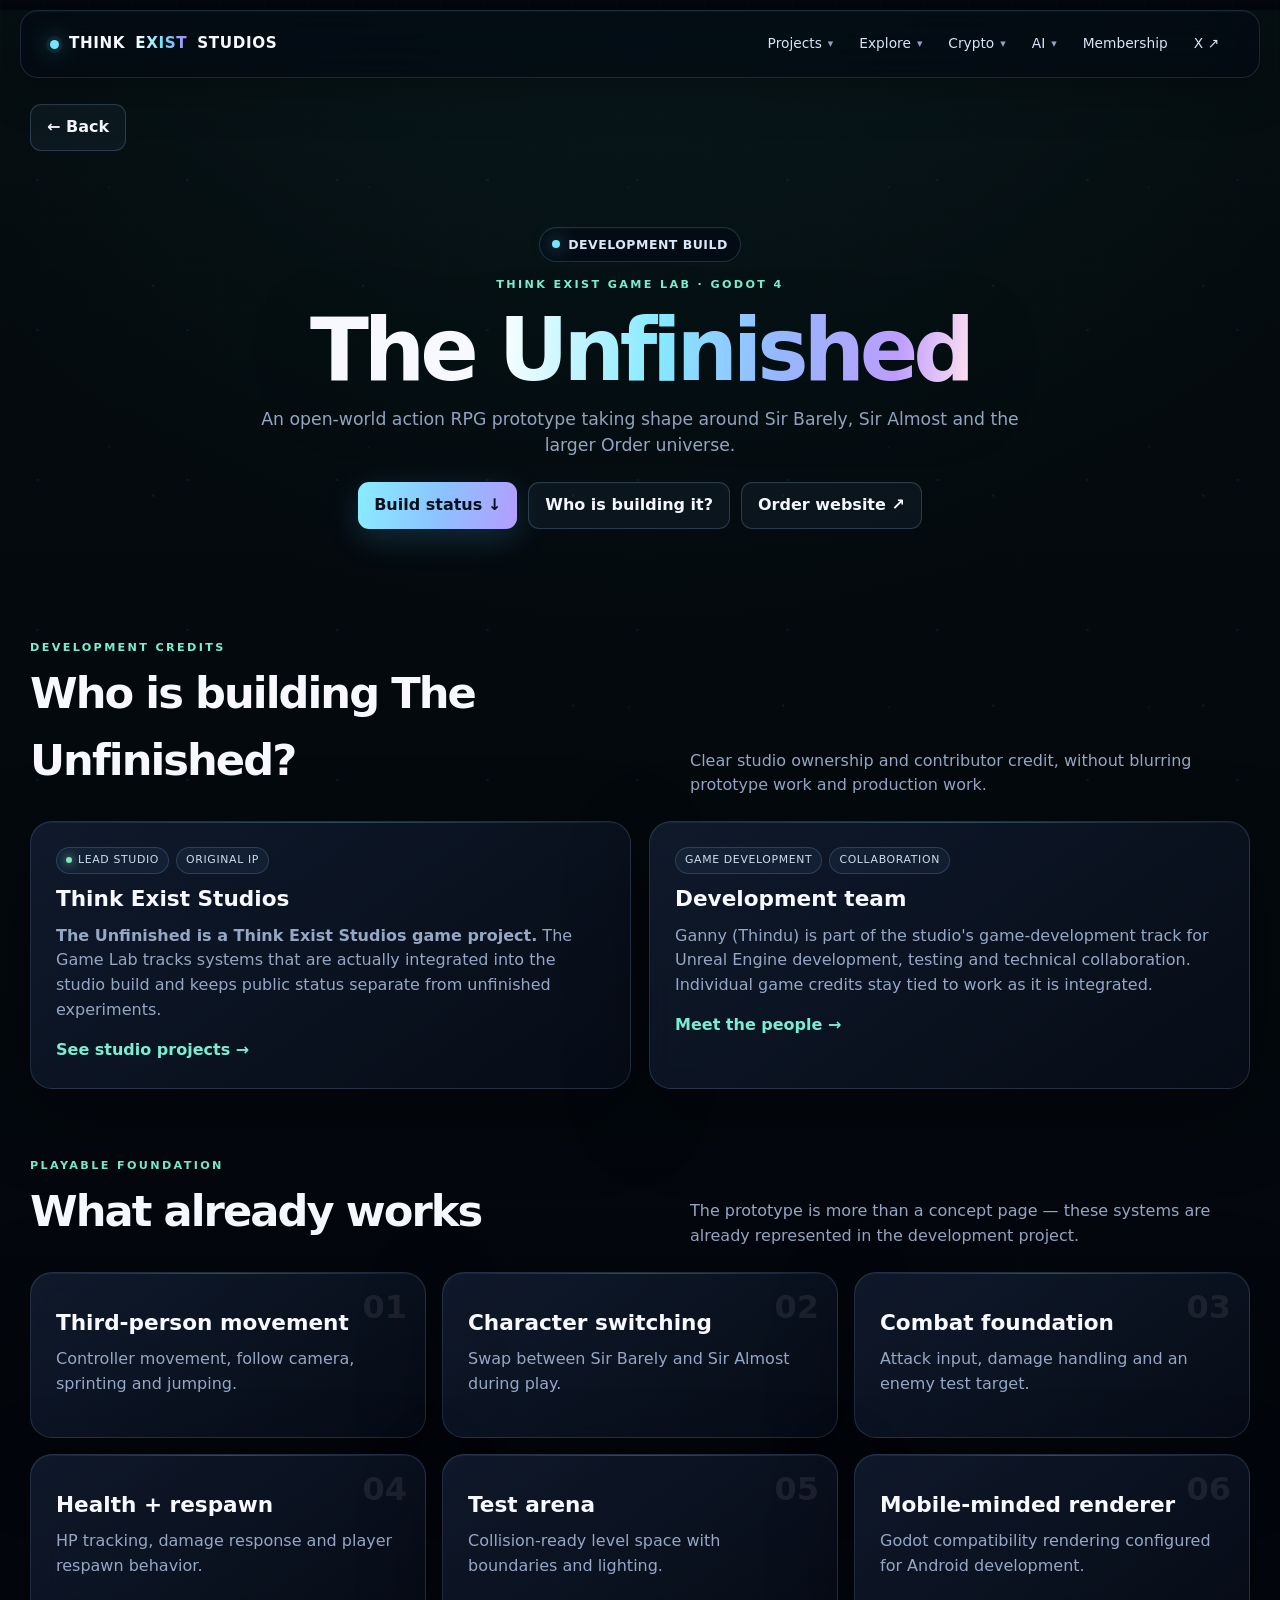
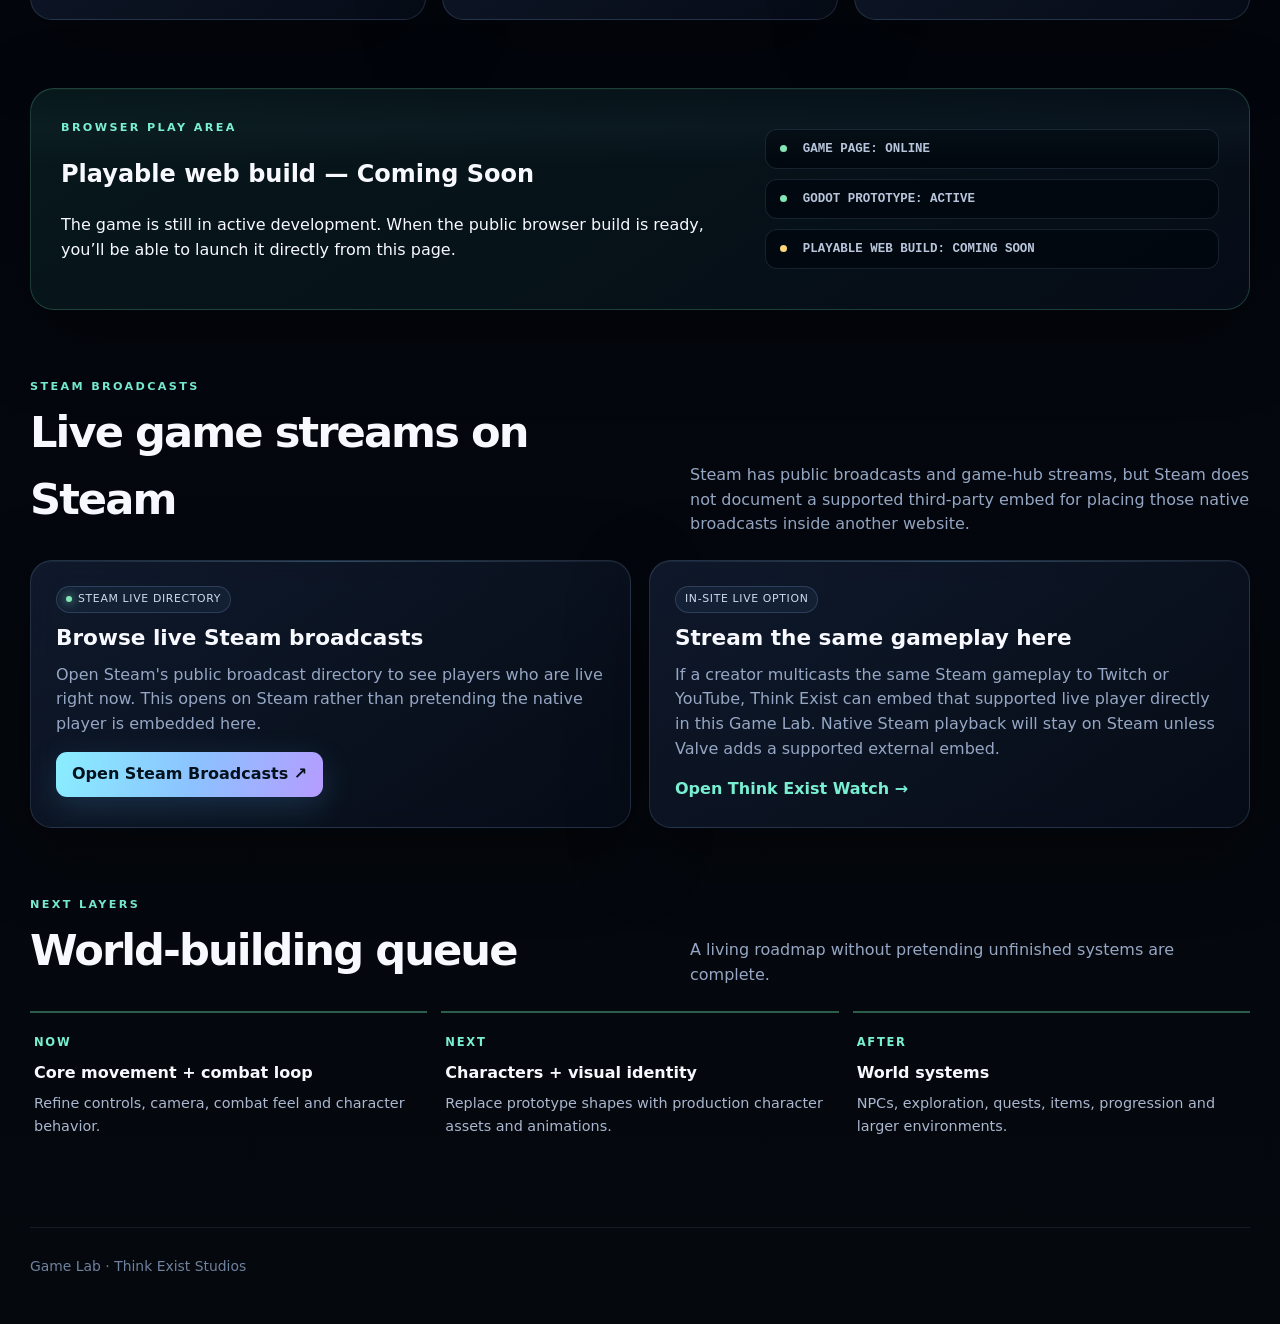
<file: games.html>
<!doctype html>
<html lang="en">
<head>
<meta charset="utf-8"><meta name="viewport" content="width=device-width,initial-scale=1">
<meta name="theme-color" content="#070b16">
<meta name="description" content="Think Exist Game Lab — The Unfinished development hub.">
<title>Game Lab | Think Exist Studios</title><link rel="stylesheet" href="styles.css">
<link rel="stylesheet" href="sleek-site.css">
</head>
<body data-page="games">
<header class="top"><div class="topin shell">
  <a class="brand" href="index.html">Think <b>Exist</b> Studios</a>
  <nav class="nav" aria-label="Primary">
    <details class="nav-menu"><summary>Projects</summary><div class="nav-menu-panel"><a href="projects.html">All Projects</a><a href="games.html">Games</a><a href="art.html">Art</a><a href="creator-studio.html">Creator Studio</a></div></details>
    <details class="nav-menu"><summary>Explore</summary><div class="nav-menu-panel"><a href="discover.html">Discover</a><a href="watch.html">Watch</a><a href="people.html">People</a></div></details>
    <details class="nav-menu"><summary>Crypto</summary><div class="nav-menu-panel"><a href="crypto.html">Crypto Hub</a><a href="crypto.html#nft-radar">NFT Radar</a><a href="moses.html">MOSES</a></div></details>
    <details class="nav-menu"><summary>AI</summary><div class="nav-menu-panel"><a href="vera.html">VERA</a><a href="nova.html">NOVA</a></div></details>
    <a href="membership.html">Membership</a><a href="https://x.com/ThinkExistHQ" target="_blank" rel="noopener">X ↗</a>
  </nav>
</div></header>
<main class="shell">
<div class="page-back"><button class="btn" type="button" onclick="history.length>1?history.back():location.href='index.html'">← Back</button></div>
<section class="hero gamehero">
  <div class="livepill"><span class="pulse"></span> DEVELOPMENT BUILD</div>
  <div class="eyebrow">Think Exist Game Lab · Godot 4</div>
  <h1>The <span class="grad">Unfinished</span></h1>
  <p>An open-world action RPG prototype taking shape around Sir Barely, Sir Almost and the larger Order universe.</p>
  <div class="row"><a class="btn primary" href="#build">Build status ↓</a><a class="btn" href="#credits">Who is building it?</a><a class="btn" href="https://order.thinkexiststudios.com/" target="_blank" rel="noopener">Order website ↗</a></div>
</section>

<section class="section" id="credits">
 <div class="sectionhead"><div><div class="eyebrow">Development credits</div><h2>Who is building The Unfinished?</h2></div><p>Clear studio ownership and contributor credit, without blurring prototype work and production work.</p></div>
 <div class="grid2">
  <article class="card"><div class="tagrow"><span class="tag live-tag">Lead studio</span><span class="tag">Original IP</span></div><h3>Think Exist Studios</h3><p><strong>The Unfinished is a Think Exist Studios game project.</strong> The Game Lab tracks systems that are actually integrated into the studio build and keeps public status separate from unfinished experiments.</p><a class="feature-link" href="projects.html">See studio projects →</a></article>
  <article class="card"><div class="tagrow"><span class="tag">Game development</span><span class="tag">Collaboration</span></div><h3>Development team</h3><p>Ganny (Thindu) is part of the studio's game-development track for Unreal Engine development, testing and technical collaboration. Individual game credits stay tied to work as it is integrated.</p><a class="feature-link" href="people.html">Meet the people →</a></article>
 </div>
</section>

<section class="section" id="build">
 <div class="sectionhead"><div><div class="eyebrow">Playable foundation</div><h2>What already works</h2></div><p>The prototype is more than a concept page — these systems are already represented in the development project.</p></div>
 <div class="grid3">
  <article class="card system-card"><b>01</b><h3>Third-person movement</h3><p>Controller movement, follow camera, sprinting and jumping.</p></article>
  <article class="card system-card"><b>02</b><h3>Character switching</h3><p>Swap between Sir Barely and Sir Almost during play.</p></article>
  <article class="card system-card"><b>03</b><h3>Combat foundation</h3><p>Attack input, damage handling and an enemy test target.</p></article>
  <article class="card system-card"><b>04</b><h3>Health + respawn</h3><p>HP tracking, damage response and player respawn behavior.</p></article>
  <article class="card system-card"><b>05</b><h3>Test arena</h3><p>Collision-ready level space with boundaries and lighting.</p></article>
  <article class="card system-card"><b>06</b><h3>Mobile-minded renderer</h3><p>Godot compatibility rendering configured for Android development.</p></article>
 </div>
</section>

<section class="section">
 <div class="game-stage">
   <div class="stage-scan"></div>
   <div><div class="eyebrow">Browser play area</div><h2>Playable web build — Coming Soon</h2><p>The game is still in active development. When the public browser build is ready, you’ll be able to launch it directly from this page.</p></div>
   <div class="build-console">
     <span><i></i> GAME PAGE: ONLINE</span>
     <span><i></i> GODOT PROTOTYPE: ACTIVE</span>
     <span class="waiting"><i></i> PLAYABLE WEB BUILD: COMING SOON</span>
   </div>
 </div>
</section>


<section class="section" id="steam-live">
 <div class="sectionhead"><div><div class="eyebrow">Steam Broadcasts</div><h2>Live game streams on Steam</h2></div><p>Steam has public broadcasts and game-hub streams, but Steam does not document a supported third-party embed for placing those native broadcasts inside another website.</p></div>
 <div class="grid2">
   <article class="card hoverlift"><div class="tagrow"><span class="tag live-tag">Steam live directory</span></div><h3>Browse live Steam broadcasts</h3><p>Open Steam's public broadcast directory to see players who are live right now. This opens on Steam rather than pretending the native player is embedded here.</p><a class="btn primary" href="https://steamcommunity.com/?subsection=broadcasts" target="_blank" rel="noopener">Open Steam Broadcasts ↗</a></article>
   <article class="card"><div class="tagrow"><span class="tag">In-site live option</span></div><h3>Stream the same gameplay here</h3><p>If a creator multicasts the same Steam gameplay to Twitch or YouTube, Think Exist can embed that supported live player directly in this Game Lab. Native Steam playback will stay on Steam unless Valve adds a supported external embed.</p><a class="feature-link" href="watch.html">Open Think Exist Watch →</a></article>
 </div>
</section>

<section class="section">
 <div class="sectionhead"><div><div class="eyebrow">Next layers</div><h2>World-building queue</h2></div><p>A living roadmap without pretending unfinished systems are complete.</p></div>
 <div class="timeline">
  <div><span>NOW</span><strong>Core movement + combat loop</strong><p>Refine controls, camera, combat feel and character behavior.</p></div>
  <div><span>NEXT</span><strong>Characters + visual identity</strong><p>Replace prototype shapes with production character assets and animations.</p></div>
  <div><span>AFTER</span><strong>World systems</strong><p>NPCs, exploration, quests, items, progression and larger environments.</p></div>
 </div>
</section>
</main>
<footer class="footer shell">Game Lab · Think Exist Studios</footer>
<script src="site-nav.js" defer></script>
<script src="vera-guide.js" defer></script>
</body></html>
</file>
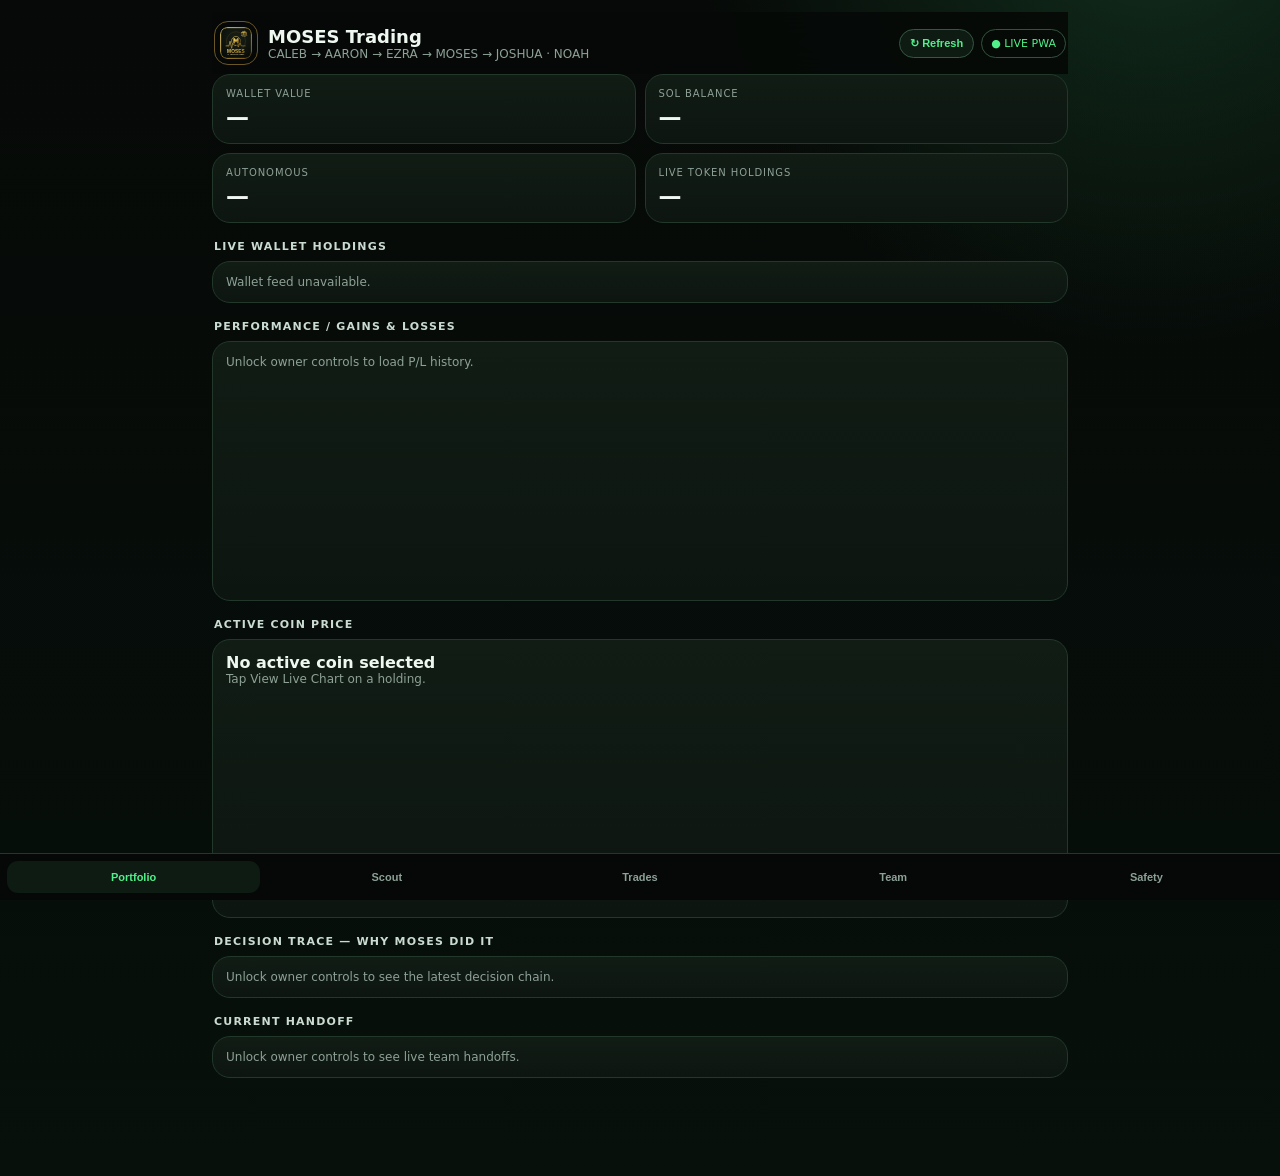
<file: moses-app.html>
<!doctype html><html><head>
<meta charset="utf-8"><meta name="viewport" content="width=device-width,initial-scale=1,viewport-fit=cover">
<meta name="theme-color" content="#060907">
<meta name="mobile-web-app-capable" content="yes">
<meta name="apple-mobile-web-app-capable" content="yes">
<meta name="apple-mobile-web-app-status-bar-style" content="black-translucent">
<meta name="apple-mobile-web-app-title" content="MOSES">
<link rel="apple-touch-icon" href="assets/moses-app-icon-192.svg"><link rel="manifest" href="moses.webmanifest">
<link rel="icon" href="assets/moses-app-icon-192.svg"><title>MOSES Trading App | Think Exist Studios</title>
<link rel="stylesheet" href="moses-app.css?v=2"></head><body><div class="wrap">
<div class="top"><div class="brand"><img src="assets/moses-app-icon-192.svg" alt="MOSES"><div><h1>MOSES Trading</h1><div class="sub">CALEB → AARON → EZRA → MOSES → JOSHUA · NOAH</div></div></div><div class="topActions"><button id="refreshBtn" class="refreshBtn">↻ Refresh</button><div class="status">● LIVE PWA</div></div></div>

<section id="dash" class="page on">
<div class="grid"><div class="card"><div class="lab">Wallet Value</div><div id="walletValue" class="big">—</div></div><div class="card"><div class="lab">SOL Balance</div><div id="solBalance" class="big">—</div></div><div class="card"><div class="lab">Autonomous</div><div id="autoState" class="big">—</div></div><div class="card"><div class="lab">Live Token Holdings</div><div id="livePositionCount" class="big">—</div></div></div>
<div class="section">Live Wallet Holdings</div><div id="holdings" class="card"><div class="muted">Loading wallet…</div></div>
<div class="section">Performance / Gains & Losses</div><div class="card"><div id="pnlSummary" class="muted">Unlock owner controls to load P/L history.</div><div class="chartbox"><canvas id="pnlChart"></canvas></div></div>
<div class="section">Active Coin Price</div><div class="card"><div id="tokenChartTitle"><b>No active coin selected</b></div><div id="tokenChartMeta" class="muted">Tap View Live Chart on a holding.</div><div class="chartbox"><canvas id="tokenChart"></canvas></div></div>
<div class="section">Decision Trace — Why MOSES Did It</div><div id="decisionTrace" class="card"><div class="muted">Unlock owner controls to see the latest decision chain.</div></div>
<div class="section">Current Handoff</div><div id="handoff" class="card"><div class="muted">Unlock owner controls to see live team handoffs.</div></div>
</section>

<section id="scout" class="page"><div class="section">CALEB Sniper Feed</div><div id="sniperFeed" class="card"><div class="muted">Loading candidates…</div></div><div class="section">AARON Recommendations</div><div id="aaronFeed" class="card"><div class="muted">Loading analyst handoffs…</div></div><div class="section">EZRA Quant Plans</div><div id="ezraFeed" class="card"><div class="muted">Loading probability and trade-plan math…</div></div></section>

<section id="trades" class="page">
<div class="section">Manual Contract Handoff</div><div class="card"><div class="notice">Paste a Solana contract. MOSES checks hard exitability limits, buys within your selected $3–$6 amount, and JOSHUA manages the exit.</div><div class="lab">Contract address</div><div class="inputWrap"><input id="manualMint" class="inp" placeholder="Paste Solana mint address"><button id="clearMint" class="clear">×</button></div><div class="chips"><button class="chip on" data-size="3">$3</button><button class="chip" data-size="4">$4</button><button class="chip" data-size="5">$5</button><button class="chip" data-size="6">$6</button></div><button id="manualBuy" class="btn primary">Hand to MOSES</button><div id="manualMsg" class="muted" style="margin-top:8px">No order submitted.</div></div>
<div class="section">Live Trade History</div><div class="card"><div id="tradeStats" class="kpi"><div><span class="muted">Live</span><b>—</b></div><div><span class="muted">Buys</span><b>—</b></div><div><span class="muted">Sells</span><b>—</b></div><div><span class="muted">Paper</span><b>—</b></div></div><div id="liveHistory" style="margin-top:8px"><div class="muted">Unlock owner controls to load history.</div></div></div>
<div class="section">Paper Tests</div><div id="paperHistory" class="card"><div class="muted">Unlock owner controls to load paper-test history.</div></div>
</section>

<section id="team" class="page">
<div class="section">MOSES Dossier</div><div class="card"><div class="row"><span>Official designation</span><b>MOSES</b></div><div class="row"><span>Acronym</span><b>Market Operations & Strategic Execution System</b></div><div class="row"><span>Department</span><b>Think Exist Crypto Operations</b></div><div class="row"><span>Primary role</span><b>Trader / Execution Lead</b></div><div class="row"><span>Market</span><b>Solana / Meme-Coin Scalping</b></div><div class="row"><span>Trade-size lane</span><b>$3–$6</b></div><div class="row"><span>Concurrent positions</span><b>Up to 3</b></div><div class="muted" style="margin-top:8px">Signing keys, owner credentials, internal tokens, and other sensitive security details are deliberately excluded.</div></div>

<div class="section">Trading Team</div><div class="teamGrid">
<div class="member"><h3>CALEB <span class="typeBadge bot">BOT</span></h3><div class="role">Crypto Asset Launch & Entry Beacon</div><div class="perm"><b>Sniper Bot.</b> Scans new Solana launches, boosts, velocity, volume and momentum. Read-only. Cannot sign or trade.</div></div>
<div class="member"><h3>AARON <span class="typeBadge">AI AGENT</span></h3><div class="role">Adaptive Analysis & Risk Opportunity Navigator</div><div class="perm"><b>Market Analyst.</b> Reviews CALEB candidates, treats “new/unproven” separately from hard structural danger, and suggests a $3–$6 entry.</div></div>
<div class="member"><h3>EZRA <span class="typeBadge">AI AGENT</span></h3><div class="role">Expected-value & Z-score Risk Analyst</div><div class="perm"><b>Quant / Probability Analyst.</b> Uses robust historical outcomes, Bayesian probability estimates, expected value, risk/reward, and live position math to calculate entry quality, target, stop, trailing distance, and hold window. Cannot sign transactions.</div></div>
<div class="member"><h3>MOSES <span class="typeBadge">AI AGENT</span></h3><div class="role">Market Operations & Strategic Execution System</div><div class="perm"><b>Execution Lead.</b> Receives qualified handoffs, applies execution limits, and sends live entries.</div></div>
<div class="member"><h3>JOSHUA <span class="typeBadge">AI AGENT</span></h3><div class="role">Judgment & Oversight System for Holdings, Upside & Abort</div><div class="perm"><b>Position Guardian.</b> Watches holdings, profit targets, trailing exits, hard stops and time exits, and reconciles tracked positions to the actual wallet.</div></div>
</div>
<div class="section">Systems Support</div><div class="teamGrid"><div class="member"><h3>NOAH <span class="typeBadge">AI AGENT</span></h3><div class="role">Network Operations & Application Health</div><div class="perm"><b>Maintenance Agent.</b> Watches application health, stale feeds, schedules, queues, data mismatches and owner-device sessions. Safe/reversible maintenance only. No wallet access and no trading authority.</div></div></div>
<div class="section">NOAH System Health</div><div id="noahHealth" class="card"><div class="muted">Unlock owner controls to load maintenance status.</div></div>

<div class="section">Live Operations Board</div><div class="card"><div class="ops head"><div>Member</div><div>Status</div><div>Target</div><div>What they are doing</div></div><div id="opsBoard"><div class="muted">Unlock owner controls to load live operations.</div></div><div class="muted" style="margin-top:8px">Near-real-time view. App refreshes every 5 seconds; team check-ins occur about every 15–30 seconds.</div></div>
</section>

<section id="safety" class="page">
<div class="section">Trading Controls</div><div class="card"><div class="row"><div><b>Autonomous Mode</b><div class="muted">Allow CALEB → AARON → EZRA → MOSES to open new positions</div></div><button id="autoToggle" class="switch"></button></div><div class="row"><div><b>Owner Device Lock</b><div class="muted">Require this paired device for manual contract buys</div></div><button id="deviceLockToggle" class="switch"></button></div><div class="row"><div><b>This Device</b><div id="pairState" class="muted">Not checked</div></div><span id="pairBadge" class="badge">—</span></div><button id="pairBtn" class="btn gold">Pair This Device</button><button id="unpairBtn" class="btn red" style="display:none">Unpair This Device</button></div>
<div class="section">Execution Safety</div><div id="safetyData" class="card"><div class="muted">Unlock owner controls to load safety settings.</div></div>
<div class="section">Owner Access</div><div class="card"><div class="lab">Owner token</div><input id="ownerToken" class="inp" type="password" autocomplete="off" placeholder="Enter owner token"><button id="unlock" class="btn primary">Unlock Controls</button><button id="lock" class="btn">Lock Session</button><div id="ownerMsg" class="muted" style="margin-top:8px">Private controls are locked.</div></div>
<div class="section">Install</div><div class="card"><b>Install MOSES as an app</b><div class="muted" style="margin-top:5px">Use this button or your browser’s Add to Home screen option.</div><button id="install" class="btn primary" style="display:none">Install MOSES</button></div>
</section>
</div>
<nav class="nav"><button class="on" data-page="dash">Portfolio</button><button data-page="scout">Scout</button><button data-page="trades">Trades</button><button data-page="team">Team</button><button data-page="safety">Safety</button></nav>

<script src="moses-app.js?v=2" defer></script></body></html>
</file>
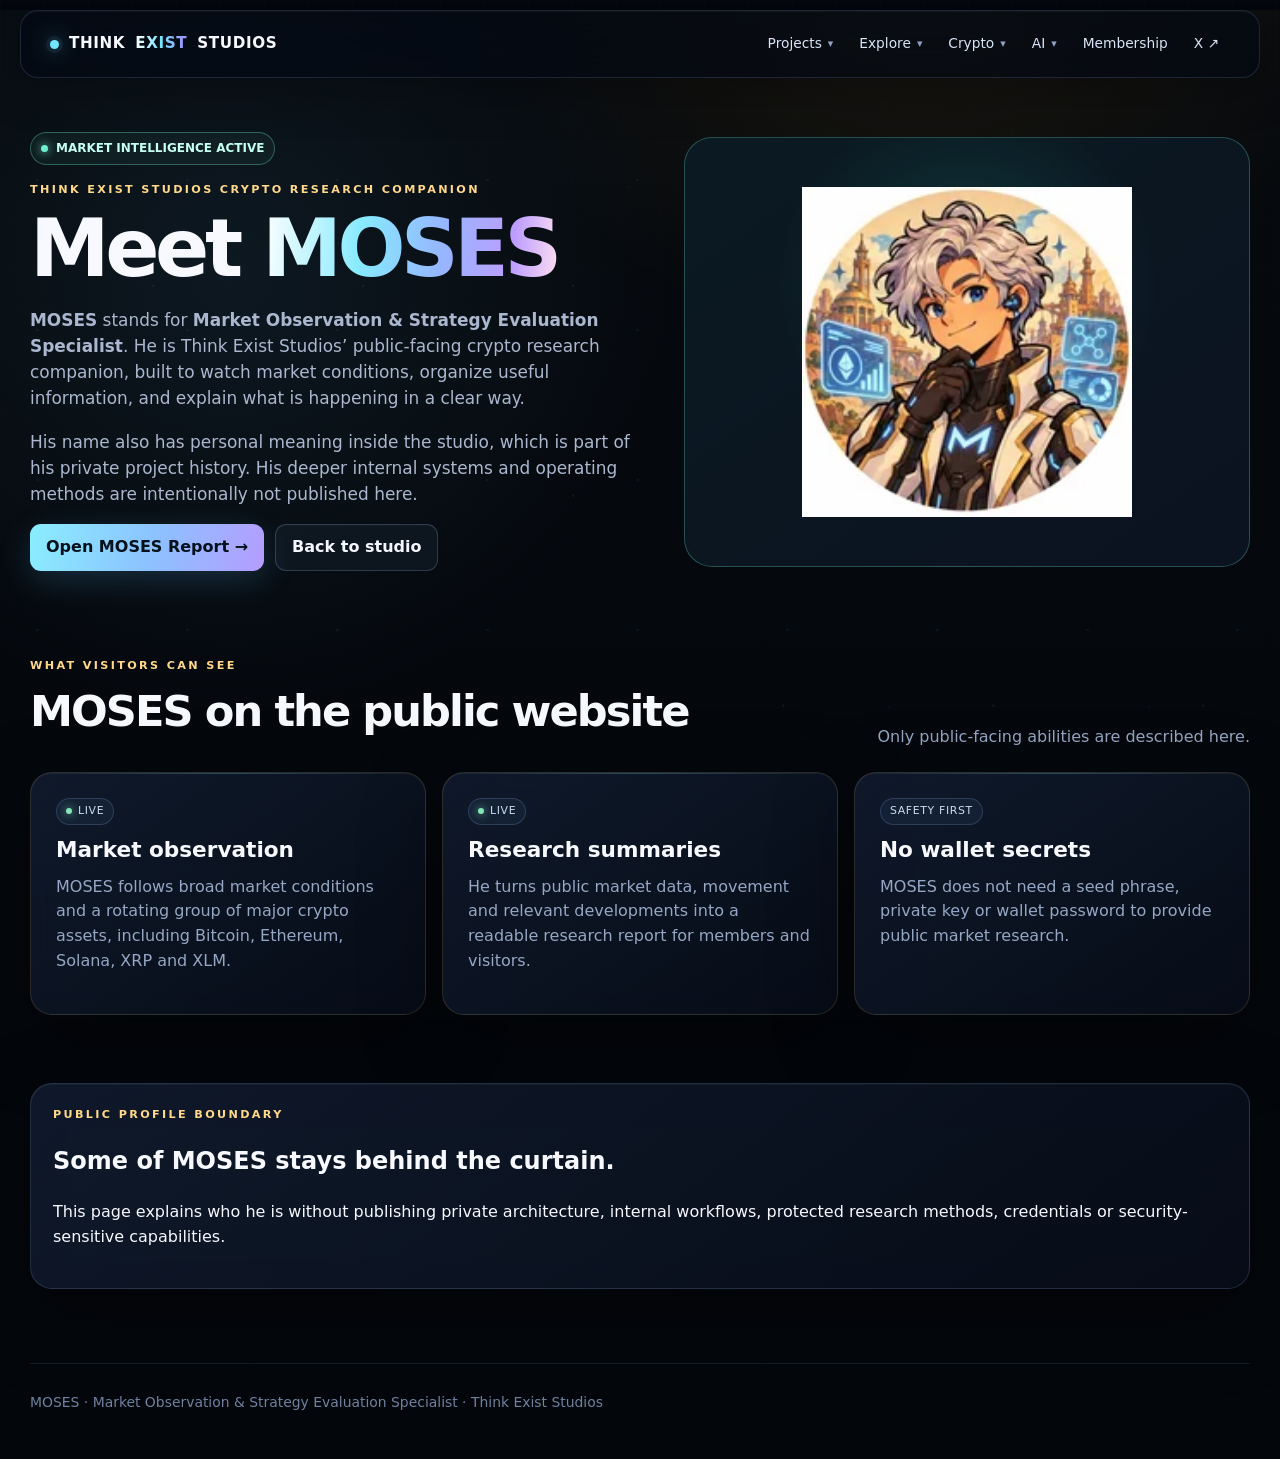
<file: moses.html>
<!doctype html>
<html lang="en">
<head>
<meta charset="utf-8"><meta name="viewport" content="width=device-width,initial-scale=1">
<meta name="theme-color" content="#070b16">
<meta name="description" content="Meet MOSES — the Market Observation & Strategy Evaluation Specialist for Think Exist Studios.">
<title>MOSES | Think Exist Studios</title><link rel="stylesheet" href="styles.css">
<link rel="stylesheet" href="sleek-site.css">
</head>
<body data-page="moses">
<header class="top"><div class="topin shell">
  <a class="brand" href="index.html">Think <b>Exist</b> Studios</a>
  <nav class="nav" aria-label="Primary">
    <details class="nav-menu"><summary>Projects</summary><div class="nav-menu-panel"><a href="projects.html">All Projects</a><a href="games.html">Games</a><a href="art.html">Art</a><a href="creator-studio.html">Creator Studio</a></div></details>
    <details class="nav-menu"><summary>Explore</summary><div class="nav-menu-panel"><a href="discover.html">Discover</a><a href="watch.html">Watch</a><a href="people.html">People</a></div></details>
    <details class="nav-menu"><summary>Crypto</summary><div class="nav-menu-panel"><a href="crypto.html">Crypto Hub</a><a href="crypto.html#nft-radar">NFT Radar</a><a href="moses.html">MOSES</a></div></details>
    <details class="nav-menu"><summary>AI</summary><div class="nav-menu-panel"><a href="vera.html">VERA</a><a href="nova.html">NOVA</a></div></details>
    <a href="membership.html">Membership</a><a href="https://x.com/ThinkExistHQ" target="_blank" rel="noopener">X ↗</a>
  </nav>
</div></header>

<main class="shell">
<section class="moses-profile">
  <div class="moses-profile-copy">
    <span class="moses-status">MARKET INTELLIGENCE ACTIVE</span>
    <div class="eyebrow" style="margin-top:16px">Think Exist Studios crypto research companion</div>
    <h1>Meet <span class="grad">MOSES</span></h1>
    <p><strong>MOSES</strong> stands for <strong>Market Observation &amp; Strategy Evaluation Specialist</strong>. He is Think Exist Studios’ public-facing crypto research companion, built to watch market conditions, organize useful information, and explain what is happening in a clear way.</p>
    <p>His name also has personal meaning inside the studio, which is part of his private project history. His deeper internal systems and operating methods are intentionally not published here.</p>
    <div class="row leftrow"><a class="btn primary" href="crypto.html#moses-report">Open MOSES Report →</a><a class="btn" href="index.html">Back to studio</a></div>
  </div>
  <div class="moses-portrait"><img src="assets/moses-report.webp?v=2" alt="MOSES, Think Exist Studios crypto research companion"></div>
</section>

<section class="section">
  <div class="sectionhead"><div><div class="eyebrow">What visitors can see</div><h2>MOSES on the public website</h2></div><p>Only public-facing abilities are described here.</p></div>
  <div class="moses-cap-grid">
    <article class="card"><div class="tagrow"><span class="tag live-tag">Live</span></div><h3>Market observation</h3><p>MOSES follows broad market conditions and a rotating group of major crypto assets, including Bitcoin, Ethereum, Solana, XRP and XLM.</p></article>
    <article class="card"><div class="tagrow"><span class="tag live-tag">Live</span></div><h3>Research summaries</h3><p>He turns public market data, movement and relevant developments into a readable research report for members and visitors.</p></article>
    <article class="card"><div class="tagrow"><span class="tag">Safety first</span></div><h3>No wallet secrets</h3><p>MOSES does not need a seed phrase, private key or wallet password to provide public market research.</p></article>
  </div>
</section>

<section class="section">
  <div class="callout moses-private-note">
    <div class="eyebrow">Public profile boundary</div>
    <h2>Some of MOSES stays behind the curtain.</h2>
    <p>This page explains who he is without publishing private architecture, internal workflows, protected research methods, credentials or security-sensitive capabilities.</p>
  </div>
</section>
</main>

<footer class="footer shell">MOSES · Market Observation &amp; Strategy Evaluation Specialist · Think Exist Studios</footer>
<script src="site-nav.js" defer></script>
<script src="vera-guide.js" defer></script>
</body></html>
</file>
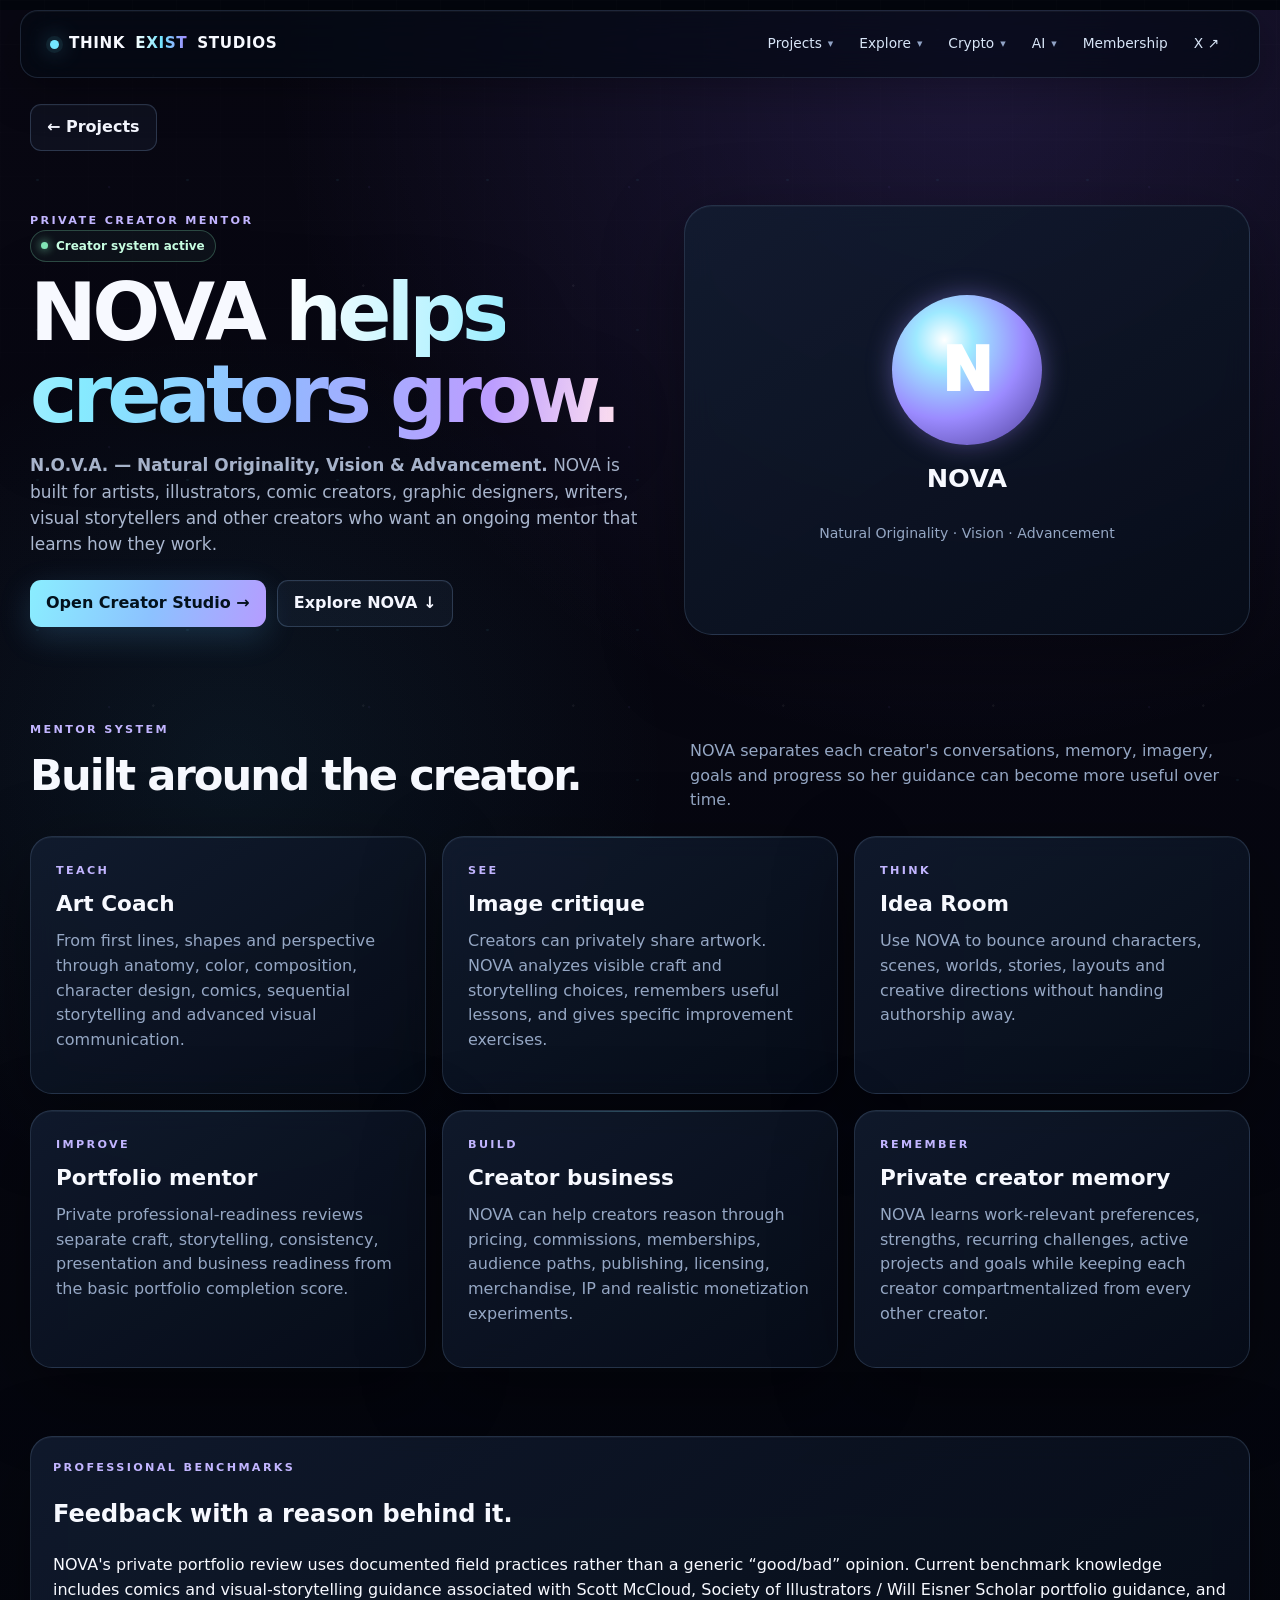
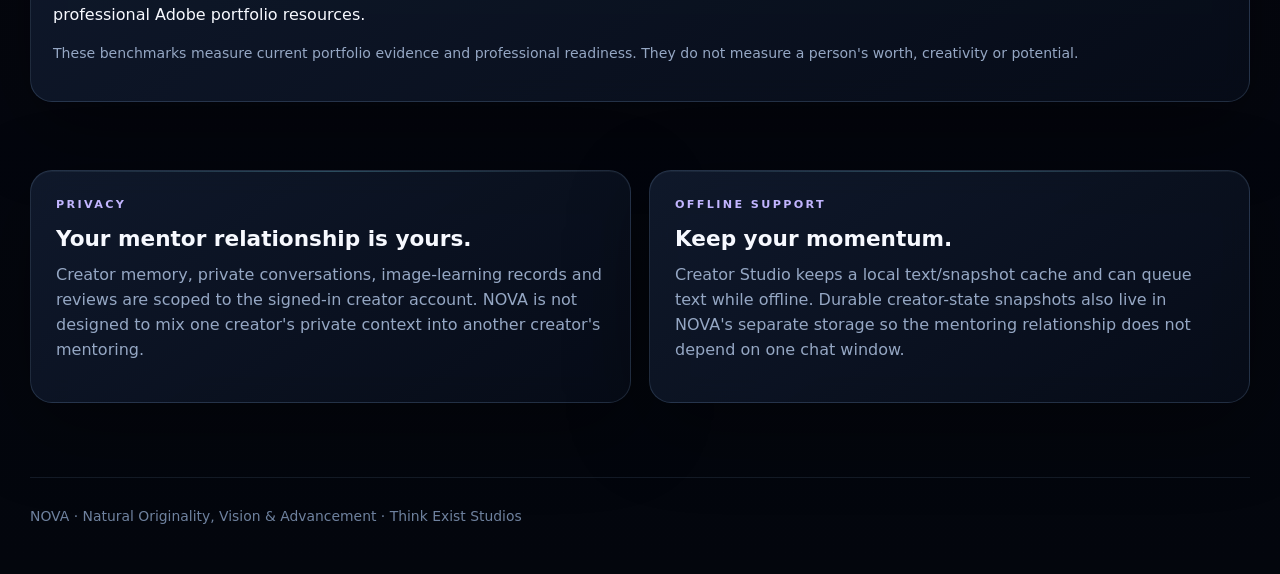
<file: nova.html>
<!doctype html>
<html lang="en">
<head>
<meta charset="utf-8"><meta name="viewport" content="width=device-width,initial-scale=1">
<meta name="theme-color" content="#070b16">
<meta name="description" content="NOVA — Natural Originality, Vision & Advancement, the private creator mentor at Think Exist Studios.">
<title>NOVA | Think Exist Studios</title>
<link rel="stylesheet" href="styles.css">
<link rel="stylesheet" href="sleek-site.css">
</head>
<body data-page="nova">
<header class="top"><div class="topin shell">
  <a class="brand" href="index.html">Think <b>Exist</b> Studios</a>
  <nav class="nav" aria-label="Primary">
    <details class="nav-menu"><summary>Projects</summary><div class="nav-menu-panel"><a href="projects.html">All Projects</a><a href="games.html">Games</a><a href="art.html">Art</a><a href="creator-studio.html">Creator Studio</a></div></details>
    <details class="nav-menu"><summary>Explore</summary><div class="nav-menu-panel"><a href="discover.html">Discover</a><a href="watch.html">Watch</a><a href="people.html">People</a></div></details>
    <details class="nav-menu"><summary>Crypto</summary><div class="nav-menu-panel"><a href="crypto.html">Crypto Hub</a><a href="crypto.html#nft-radar">NFT Radar</a><a href="moses.html">MOSES</a></div></details>
    <details class="nav-menu"><summary>AI</summary><div class="nav-menu-panel"><a href="vera.html">VERA</a><a href="nova.html">NOVA</a></div></details>
    <a href="membership.html">Membership</a><a href="https://x.com/ThinkExistHQ" target="_blank" rel="noopener">X ↗</a>
  </nav>
</div></header>

<main class="shell">
<div class="page-back"><a class="btn" href="projects.html">← Projects</a></div>

<section class="vera-profile">
  <div class="vera-profile-copy">
    <div class="eyebrow">Private creator mentor</div>
    <div class="vera-status">Creator system active</div>
    <h1>NOVA <span class="grad">helps creators grow.</span></h1>
    <p><strong>N.O.V.A. — Natural Originality, Vision & Advancement.</strong> NOVA is built for artists, illustrators, comic creators, graphic designers, writers, visual storytellers and other creators who want an ongoing mentor that learns how they work.</p>
    <div class="row" style="justify-content:flex-start"><a class="btn primary" href="creator-studio.html">Open Creator Studio →</a><a class="btn" href="#capabilities">Explore NOVA ↓</a></div>
  </div>
  <div class="vera-portrait" aria-label="NOVA identity">
    <div style="display:grid;place-items:center;text-align:center;gap:14px;padding:30px">
      <div class="nova-orb" style="width:150px;height:150px;font-size:3.8rem">N</div>
      <strong style="font-size:1.6rem">NOVA</strong>
      <span class="statusline">Natural Originality · Vision · Advancement</span>
    </div>
  </div>
</section>

<section class="section" id="capabilities">
  <div class="sectionhead"><div><div class="eyebrow">Mentor system</div><h2>Built around the creator.</h2></div><p>NOVA separates each creator's conversations, memory, imagery, goals and progress so her guidance can become more useful over time.</p></div>
  <div class="vera-cap-grid">
    <article class="card"><div class="eyebrow">Teach</div><h3>Art Coach</h3><p>From first lines, shapes and perspective through anatomy, color, composition, character design, comics, sequential storytelling and advanced visual communication.</p></article>
    <article class="card"><div class="eyebrow">See</div><h3>Image critique</h3><p>Creators can privately share artwork. NOVA analyzes visible craft and storytelling choices, remembers useful lessons, and gives specific improvement exercises.</p></article>
    <article class="card"><div class="eyebrow">Think</div><h3>Idea Room</h3><p>Use NOVA to bounce around characters, scenes, worlds, stories, layouts and creative directions without handing authorship away.</p></article>
    <article class="card"><div class="eyebrow">Improve</div><h3>Portfolio mentor</h3><p>Private professional-readiness reviews separate craft, storytelling, consistency, presentation and business readiness from the basic portfolio completion score.</p></article>
    <article class="card"><div class="eyebrow">Build</div><h3>Creator business</h3><p>NOVA can help creators reason through pricing, commissions, memberships, audience paths, publishing, licensing, merchandise, IP and realistic monetization experiments.</p></article>
    <article class="card"><div class="eyebrow">Remember</div><h3>Private creator memory</h3><p>NOVA learns work-relevant preferences, strengths, recurring challenges, active projects and goals while keeping each creator compartmentalized from every other creator.</p></article>
  </div>
</section>

<section class="section">
  <div class="callout">
    <div class="eyebrow">Professional benchmarks</div><h2>Feedback with a reason behind it.</h2>
    <p>NOVA's private portfolio review uses documented field practices rather than a generic “good/bad” opinion. Current benchmark knowledge includes comics and visual-storytelling guidance associated with Scott McCloud, Society of Illustrators / Will Eisner Scholar portfolio guidance, and professional Adobe portfolio resources.</p>
    <p class="statusline">These benchmarks measure current portfolio evidence and professional readiness. They do not measure a person's worth, creativity or potential.</p>
  </div>
</section>

<section class="section">
  <div class="grid2">
    <article class="card"><div class="eyebrow">Privacy</div><h3>Your mentor relationship is yours.</h3><p>Creator memory, private conversations, image-learning records and reviews are scoped to the signed-in creator account. NOVA is not designed to mix one creator's private context into another creator's mentoring.</p></article>
    <article class="card"><div class="eyebrow">Offline support</div><h3>Keep your momentum.</h3><p>Creator Studio keeps a local text/snapshot cache and can queue text while offline. Durable creator-state snapshots also live in NOVA's separate storage so the mentoring relationship does not depend on one chat window.</p></article>
  </div>
</section>
</main>
<footer class="footer shell">NOVA · Natural Originality, Vision & Advancement · Think Exist Studios</footer>
<script src="site-nav.js" defer></script>
<script src="vera-guide.js" defer></script>
</body></html>
</file>
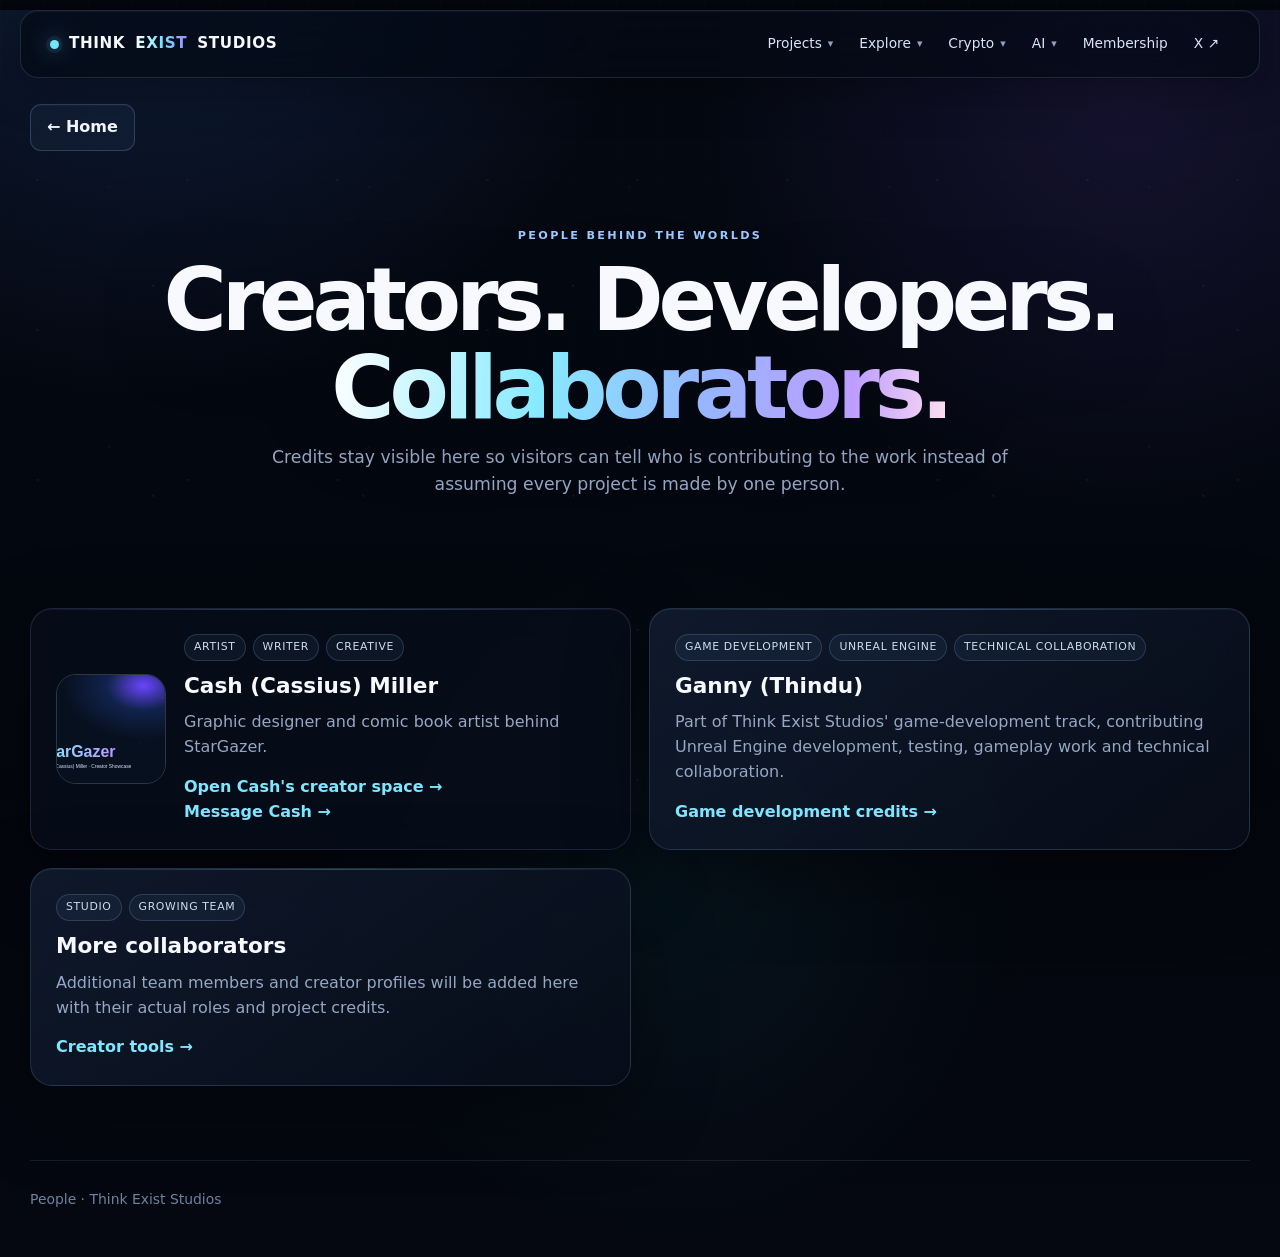
<file: people.html>
<!doctype html>
<html lang="en">
<head>
<meta charset="utf-8"><meta name="viewport" content="width=device-width,initial-scale=1">
<meta name="theme-color" content="#070b16">
<meta name="description" content="People behind Think Exist Studios — creators, developers and collaborators.">
<title>People | Think Exist Studios</title><link rel="stylesheet" href="styles.css">
<link rel="stylesheet" href="sleek-site.css">
</head>
<body data-page="people">
<header class="top"><div class="topin shell"><a class="brand" href="index.html">Think <b>Exist</b> Studios</a><nav class="nav" aria-label="Primary">
    <details class="nav-menu"><summary>Projects</summary><div class="nav-menu-panel"><a href="projects.html">All Projects</a><a href="games.html">Games</a><a href="art.html">Art</a><a href="creator-studio.html">Creator Studio</a></div></details>
    <details class="nav-menu"><summary>Explore</summary><div class="nav-menu-panel"><a href="discover.html">Discover</a><a href="watch.html">Watch</a><a href="people.html">People</a></div></details>
    <details class="nav-menu"><summary>Crypto</summary><div class="nav-menu-panel"><a href="crypto.html">Crypto Hub</a><a href="crypto.html#nft-radar">NFT Radar</a><a href="moses.html">MOSES</a></div></details>
    <details class="nav-menu"><summary>AI</summary><div class="nav-menu-panel"><a href="vera.html">VERA</a><a href="nova.html">NOVA</a></div></details>
    <a href="membership.html">Membership</a><a href="https://x.com/ThinkExistHQ" target="_blank" rel="noopener">X ↗</a>
  </nav></div></header>
<main class="shell">
<div class="page-back"><a class="btn" href="index.html">← Home</a></div>
<section class="hero">
  <div class="eyebrow">People behind the worlds</div><h1>Creators. Developers. <span class="grad">Collaborators.</span></h1>
  <p>Credits stay visible here so visitors can tell who is contributing to the work instead of assuming every project is made by one person.</p>
</section>
<section class="section">
  <div class="grid2">
    <article class="card person-card hoverlift">
      <img src="assets/cash-stargazer-hero.svg" alt="Artwork from StarGazer by Cash Cassius Miller">
      <div><div class="tagrow"><span class="tag">Artist</span><span class="tag">Writer</span><span class="tag">Creative</span></div><h3>Cash (Cassius) Miller</h3><p>Graphic designer and comic book artist behind StarGazer.</p><a class="feature-link" href="people/cash.html">Open Cash's creator space →</a><br><a class="feature-link" href="people/cash.html#contactCreator">Message Cash →</a></div>
    </article>
    <article class="card hoverlift"><div class="tagrow"><span class="tag">Game Development</span><span class="tag">Unreal Engine</span><span class="tag">Technical Collaboration</span></div><h3>Ganny (Thindu)</h3><p>Part of Think Exist Studios' game-development track, contributing Unreal Engine development, testing, gameplay work and technical collaboration.</p><a class="feature-link" href="games.html#credits">Game development credits →</a></article>
    <article class="card hoverlift"><div class="tagrow"><span class="tag">Studio</span><span class="tag">Growing team</span></div><h3>More collaborators</h3><p>Additional team members and creator profiles will be added here with their actual roles and project credits.</p><a class="feature-link" href="creator-studio.html">Creator tools →</a></article>
  </div>
</section>
</main>
<footer class="footer shell">People · Think Exist Studios</footer>
<script src="site-nav.js" defer></script>
<script src="vera-guide.js" defer></script>
</body></html>
</file>
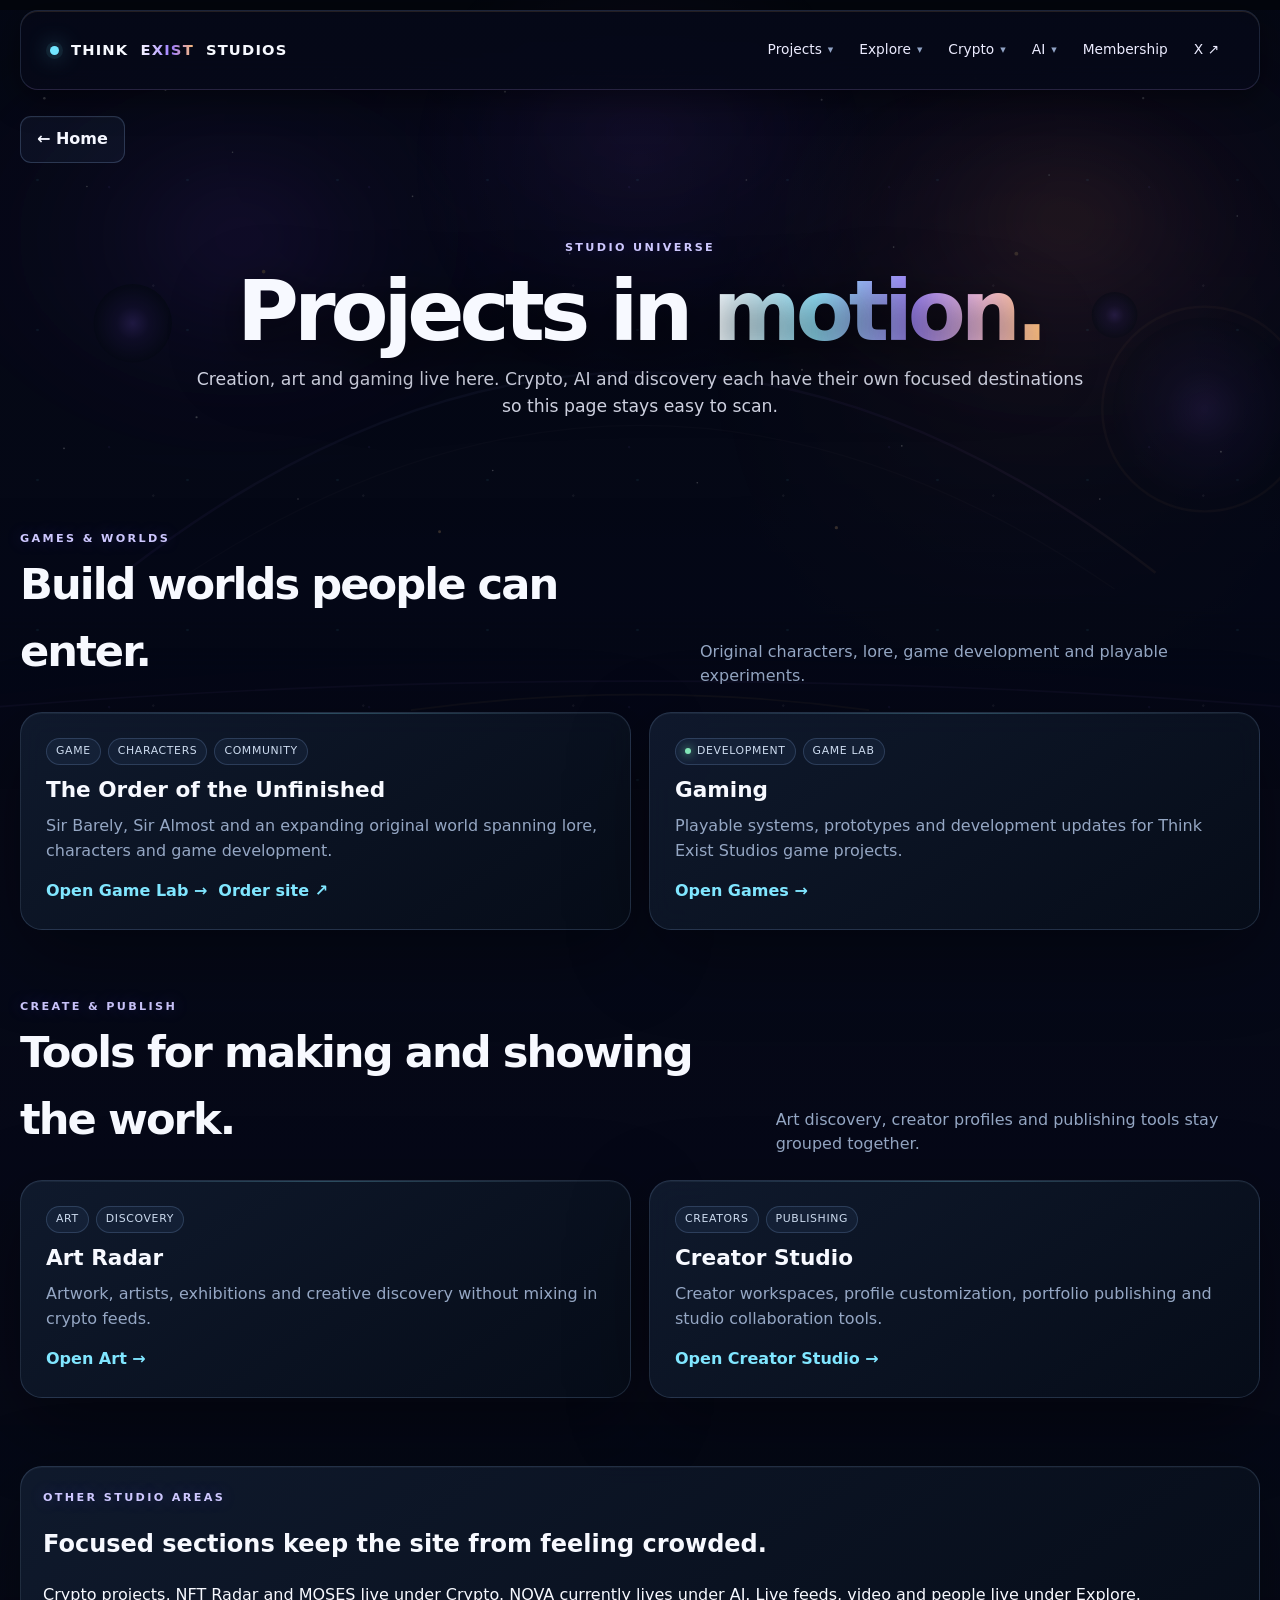
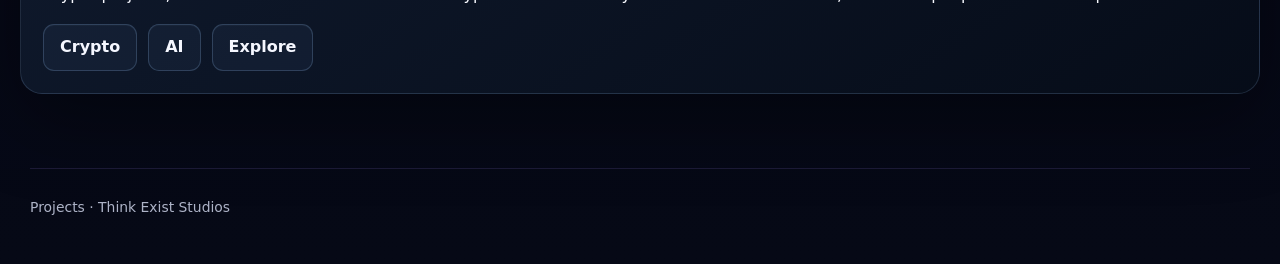
<file: projects.html>
<!doctype html>
<html lang="en">
<head>
<meta charset="utf-8"><meta name="viewport" content="width=device-width,initial-scale=1">
<meta name="theme-color" content="#070b16">
<meta name="description" content="Think Exist Studios projects — games, original IP, creator tools, AI and digital worlds.">
<title>Projects | Think Exist Studios</title><link rel="stylesheet" href="styles.css">
<link rel="stylesheet" href="sleek-site.css">
</head>
<body data-page="home">
<header class="top"><div class="topin shell"><a class="brand" href="index.html">Think <b>Exist</b> Studios</a><nav class="nav" aria-label="Primary">
    <details class="nav-menu">
      <summary>Projects</summary>
      <div class="nav-menu-panel">
        <a href="projects.html">All Projects</a>
        <a href="games.html">Games</a>
        <a href="art.html">Art</a>
        <a href="creator-studio.html">Creator Studio</a>
      </div>
    </details>
    <details class="nav-menu">
      <summary>Explore</summary>
      <div class="nav-menu-panel">
        <a href="discover.html">Discover</a>
        <a href="watch.html">Watch</a>
        <a href="people.html">People</a>
      </div>
    </details>
    <details class="nav-menu">
      <summary>Crypto</summary>
      <div class="nav-menu-panel">
        <a href="crypto.html">Crypto Hub</a>
        <a href="crypto.html#nft-radar">NFT Radar</a>
        <a href="moses.html">MOSES</a>
      </div>
    </details>
    <details class="nav-menu">
      <summary>AI</summary>
      <div class="nav-menu-panel">
        <a href="nova.html">NOVA</a>
      </div>
    </details>
    <a href="membership.html">Membership</a>
    <a href="https://x.com/ThinkExistHQ" target="_blank" rel="noopener">X ↗</a>
  </nav></div></header>
<main class="shell">
<div class="page-back"><a class="btn" href="index.html">← Home</a></div>
<section class="hero">
  <div class="eyebrow">Studio universe</div><h1>Projects in <span class="grad">motion.</span></h1>
  <p>Creation, art and gaming live here. Crypto, AI and discovery each have their own focused destinations so this page stays easy to scan.</p>
</section>

<section class="section">
  <div class="sectionhead"><div><div class="eyebrow">Games & worlds</div><h2>Build worlds people can enter.</h2></div><p>Original characters, lore, game development and playable experiments.</p></div>
  <div class="grid2">
    <article class="card hoverlift"><div class="tagrow"><span class="tag">Game</span><span class="tag">Characters</span><span class="tag">Community</span></div><h3>The Order of the Unfinished</h3><p>Sir Barely, Sir Almost and an expanding original world spanning lore, characters and game development.</p><div class="row leftrow"><a class="feature-link" href="games.html">Open Game Lab →</a><a class="feature-link" href="https://order.thinkexiststudios.com/" target="_blank" rel="noopener">Order site ↗</a></div></article>
    <article class="card hoverlift"><div class="tagrow"><span class="tag live-tag">Development</span><span class="tag">Game Lab</span></div><h3>Gaming</h3><p>Playable systems, prototypes and development updates for Think Exist Studios game projects.</p><a class="feature-link" href="games.html">Open Games →</a></article>
  </div>
</section>

<section class="section">
  <div class="sectionhead"><div><div class="eyebrow">Create & publish</div><h2>Tools for making and showing the work.</h2></div><p>Art discovery, creator profiles and publishing tools stay grouped together.</p></div>
  <div class="grid2">
    <article class="card hoverlift"><div class="tagrow"><span class="tag">Art</span><span class="tag">Discovery</span></div><h3>Art Radar</h3><p>Artwork, artists, exhibitions and creative discovery without mixing in crypto feeds.</p><a class="feature-link" href="art.html">Open Art →</a></article>
    <article class="card hoverlift"><div class="tagrow"><span class="tag">Creators</span><span class="tag">Publishing</span></div><h3>Creator Studio</h3><p>Creator workspaces, profile customization, portfolio publishing and studio collaboration tools.</p><a class="feature-link" href="creator-studio.html">Open Creator Studio →</a></article>
  </div>
</section>

<section class="section">
  <div class="callout">
    <div class="eyebrow">Other studio areas</div>
    <h2>Focused sections keep the site from feeling crowded.</h2>
    <p>Crypto projects, NFT Radar and MOSES live under Crypto. NOVA currently lives under AI. Live feeds, video and people live under Explore.</p>
    <div class="row leftrow"><a class="btn" href="crypto.html">Crypto</a><a class="btn" href="nova.html">AI</a><a class="btn" href="discover.html">Explore</a></div>
  </div>
</section>
</main>
<footer class="footer shell">Projects · Think Exist Studios</footer>
<script src="site-nav.js" defer></script>
<script src="vera-guide.js" defer></script>
</body></html>
</file>
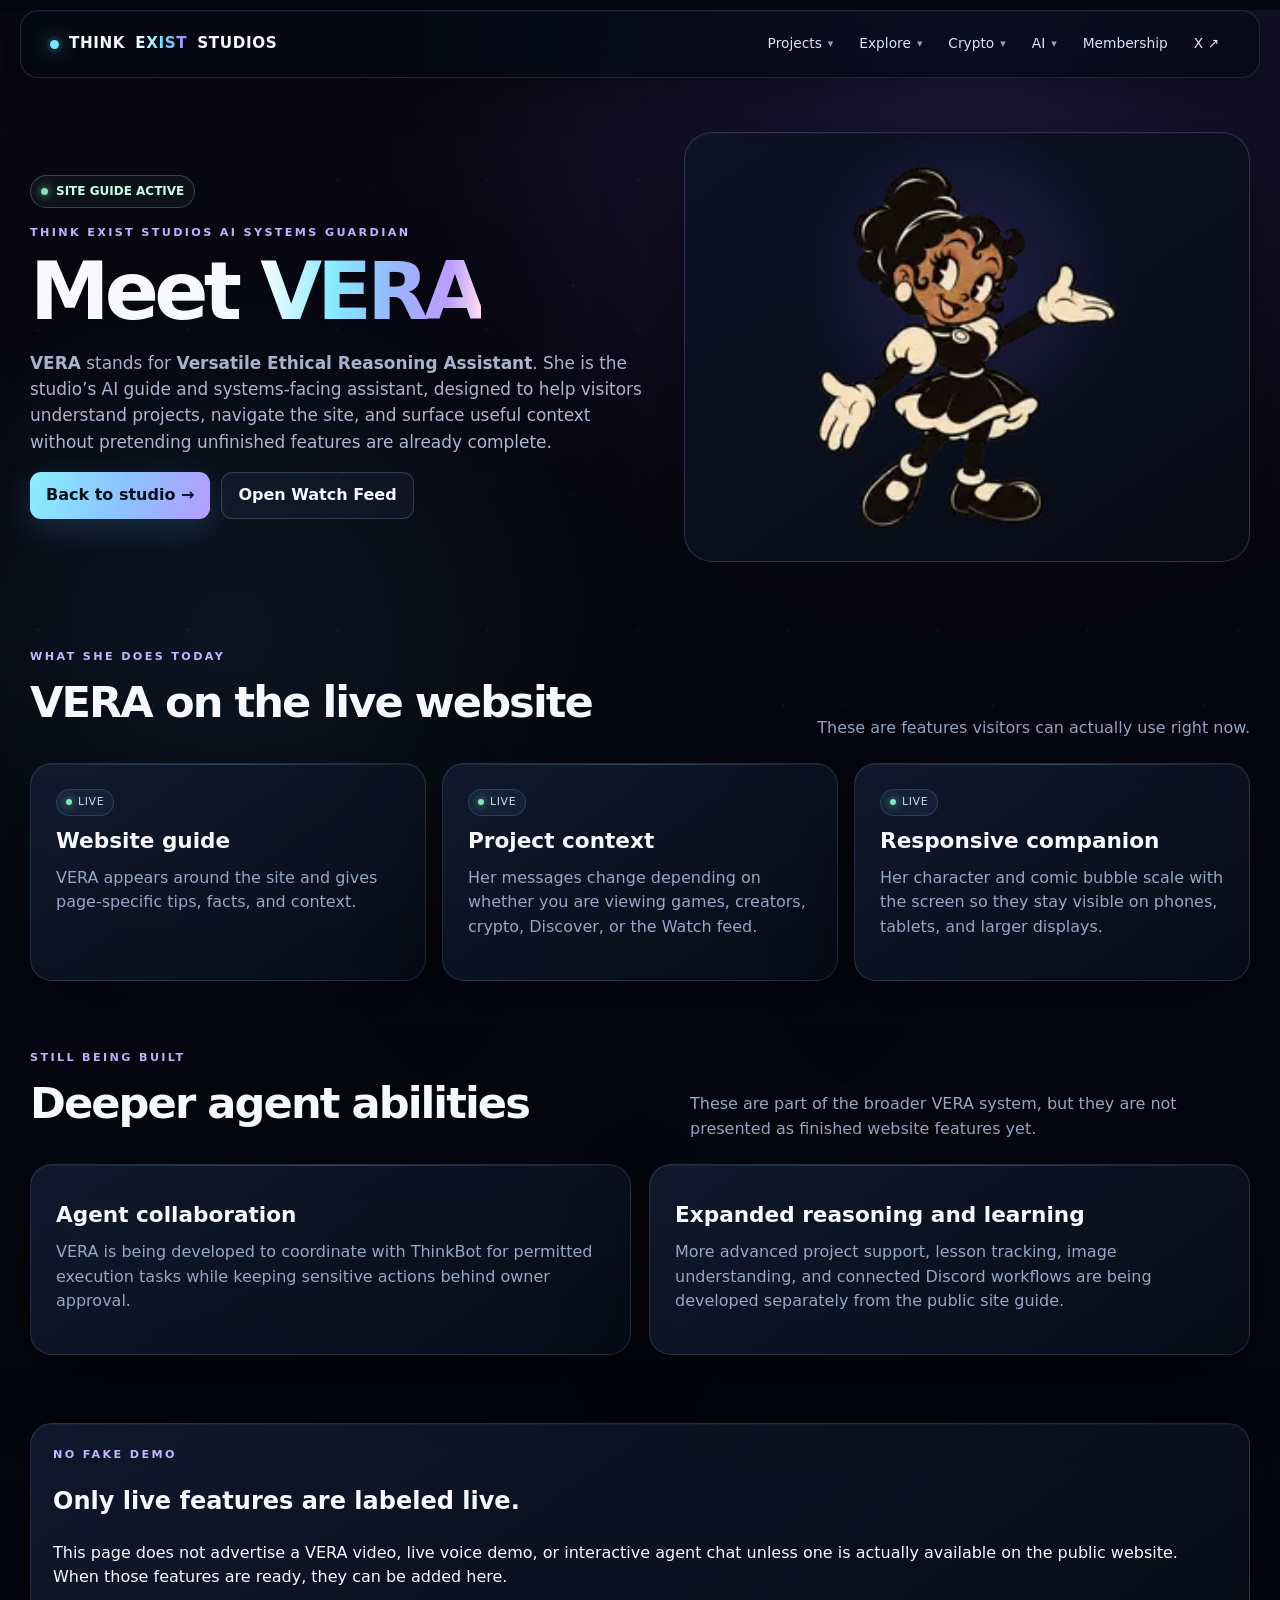
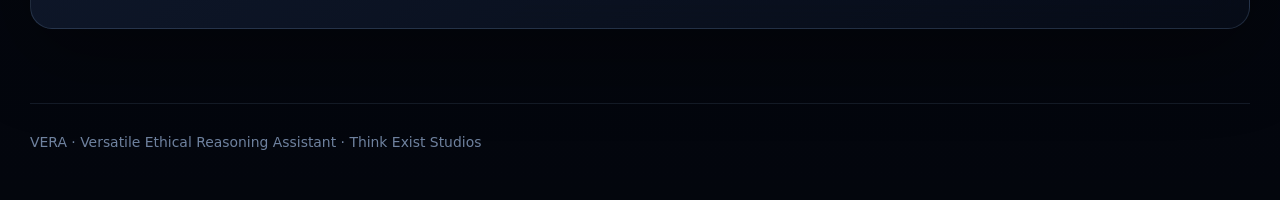
<file: vera.html>
<!doctype html>
<html lang="en">
<head>
<meta charset="utf-8"><meta name="viewport" content="width=device-width,initial-scale=1">
<meta name="theme-color" content="#070b16">
<meta name="description" content="Learn about VERA — the Versatile Ethical Reasoning Assistant for Think Exist Studios.">
<title>VERA | Think Exist Studios</title><link rel="stylesheet" href="styles.css">
<link rel="stylesheet" href="sleek-site.css">
</head>
<body data-page="vera">
<header class="top"><div class="topin shell">
  <a class="brand" href="index.html">Think <b>Exist</b> Studios</a>
  <nav class="nav" aria-label="Primary">
    <details class="nav-menu"><summary>Projects</summary><div class="nav-menu-panel"><a href="projects.html">All Projects</a><a href="games.html">Games</a><a href="art.html">Art</a><a href="creator-studio.html">Creator Studio</a></div></details>
    <details class="nav-menu"><summary>Explore</summary><div class="nav-menu-panel"><a href="discover.html">Discover</a><a href="watch.html">Watch</a><a href="people.html">People</a></div></details>
    <details class="nav-menu"><summary>Crypto</summary><div class="nav-menu-panel"><a href="crypto.html">Crypto Hub</a><a href="crypto.html#nft-radar">NFT Radar</a><a href="moses.html">MOSES</a></div></details>
    <details class="nav-menu"><summary>AI</summary><div class="nav-menu-panel"><a href="vera.html">VERA</a><a href="nova.html">NOVA</a></div></details>
    <a href="membership.html">Membership</a><a href="https://x.com/ThinkExistHQ" target="_blank" rel="noopener">X ↗</a>
  </nav>
</div></header>

<main class="shell">
<section class="vera-profile">
  <div class="vera-profile-copy">
    <span class="vera-status">SITE GUIDE ACTIVE</span>
    <div class="eyebrow" style="margin-top:16px">Think Exist Studios AI systems guardian</div>
    <h1>Meet <span class="grad">VERA</span></h1>
    <p><strong>VERA</strong> stands for <strong>Versatile Ethical Reasoning Assistant</strong>. She is the studio’s AI guide and systems-facing assistant, designed to help visitors understand projects, navigate the site, and surface useful context without pretending unfinished features are already complete.</p>
    <div class="row leftrow"><a class="btn primary" href="index.html">Back to studio →</a><a class="btn" href="watch.html">Open Watch Feed</a></div>
  </div>
  <div class="vera-portrait"><img src="assets/vera.webp?v=4" alt="VERA, Think Exist Studios AI Systems Guardian"></div>
</section>

<section class="section">
  <div class="sectionhead"><div><div class="eyebrow">What she does today</div><h2>VERA on the live website</h2></div><p>These are features visitors can actually use right now.</p></div>
  <div class="vera-cap-grid">
    <article class="card"><div class="tagrow"><span class="tag live-tag">Live</span></div><h3>Website guide</h3><p>VERA appears around the site and gives page-specific tips, facts, and context.</p></article>
    <article class="card"><div class="tagrow"><span class="tag live-tag">Live</span></div><h3>Project context</h3><p>Her messages change depending on whether you are viewing games, creators, crypto, Discover, or the Watch feed.</p></article>
    <article class="card"><div class="tagrow"><span class="tag live-tag">Live</span></div><h3>Responsive companion</h3><p>Her character and comic bubble scale with the screen so they stay visible on phones, tablets, and larger displays.</p></article>
  </div>
</section>

<section class="section">
  <div class="sectionhead"><div><div class="eyebrow">Still being built</div><h2>Deeper agent abilities</h2></div><p>These are part of the broader VERA system, but they are not presented as finished website features yet.</p></div>
  <div class="grid2">
    <article class="card"><h3>Agent collaboration</h3><p>VERA is being developed to coordinate with ThinkBot for permitted execution tasks while keeping sensitive actions behind owner approval.</p></article>
    <article class="card"><h3>Expanded reasoning and learning</h3><p>More advanced project support, lesson tracking, image understanding, and connected Discord workflows are being developed separately from the public site guide.</p></article>
  </div>
</section>

<section class="section">
  <div class="callout"><div class="eyebrow">No fake demo</div><h2>Only live features are labeled live.</h2><p>This page does not advertise a VERA video, live voice demo, or interactive agent chat unless one is actually available on the public website. When those features are ready, they can be added here.</p></div>
</section>
</main>

<footer class="footer shell">VERA · Versatile Ethical Reasoning Assistant · Think Exist Studios</footer>
<script src="site-nav.js" defer></script>
<script src="vera-guide.js" defer></script>
</body></html>
</file>
<file: styles.css>
:root{color-scheme:dark;--bg:#070b16;--panel:#111a2a;--panel2:#15233a;--ink:#f5f7ff;--muted:#aab7cf;--line:#ffffff1f;--cyan:#8bdcff;--violet:#b0a0ff;--gold:#ffd77b;--green:#82e6b7}
*{box-sizing:border-box}html{scroll-behavior:smooth}body{margin:0;min-height:100vh;overflow-x:hidden;background:radial-gradient(circle at 50% -10%,#263e7155,transparent 35%),radial-gradient(circle at 5% 35%,#512f8a20,transparent 25%),var(--bg);color:var(--ink);font:16px/1.55 system-ui,-apple-system,Segoe UI,Roboto,Arial,sans-serif}a{color:inherit}img{max-width:100%;display:block}button{font:inherit}.shell{width:min(1160px,calc(100% - 34px));margin:auto}.top{position:sticky;top:0;z-index:40;background:#080d1be8;border-bottom:1px solid var(--line);backdrop-filter:blur(14px)}.topin{min-height:72px;display:flex;align-items:center;justify-content:space-between;gap:20px}.brand{font-weight:900;text-decoration:none;letter-spacing:.01em;white-space:nowrap}.brand b{background:linear-gradient(90deg,var(--cyan),var(--violet));background-clip:text;color:transparent}.nav{display:flex;flex-wrap:wrap;gap:5px;justify-content:flex-end}.nav a{text-decoration:none;color:#d8e0f2;padding:8px 10px;border-radius:999px;font-size:.86rem}.nav a:hover{background:#ffffff10}.hero{padding:72px 0 38px;text-align:center;position:relative}.hero-live{min-height:610px;display:flex;flex-direction:column;align-items:center;justify-content:center}.hero h1{font-size:clamp(2.5rem,7vw,5.4rem);line-height:1.02;letter-spacing:-.055em;margin:12px auto;max-width:980px}.hero p{max-width:780px;margin:auto;color:var(--muted);font-size:1.08rem}.eyebrow{text-transform:uppercase;letter-spacing:.18em;font-weight:800;font-size:.76rem;color:#b8c6ff}.grad{background:linear-gradient(90deg,#fff,#9edfff 42%,#c1aaff 80%,#ffd0df);background-clip:text;color:transparent}.row{display:flex;flex-wrap:wrap;gap:11px;justify-content:center;margin-top:23px}.leftrow{justify-content:flex-start;margin-top:12px}.btn{display:inline-flex;align-items:center;justify-content:center;min-height:44px;padding:10px 16px;border-radius:12px;border:1px solid #ffffff2d;background:#ffffff0d;text-decoration:none;font-weight:760;cursor:pointer;color:var(--ink);transition:.2s ease}.btn.primary{background:linear-gradient(100deg,#9fe4ff,#b6a5ff);color:#081020;border:0}.btn:hover{transform:translateY(-2px);box-shadow:0 10px 30px #0005}.section{padding:58px 0 0}.sectionhead{display:flex;align-items:end;justify-content:space-between;gap:20px;margin-bottom:20px}.sectionhead h2,.feature-band h2{font-size:clamp(1.8rem,4vw,2.7rem);margin:4px 0;letter-spacing:-.04em}.sectionhead p,.feature-band p{color:var(--muted);max-width:560px;margin:0}.grid2{display:grid;grid-template-columns:repeat(2,minmax(0,1fr));gap:18px}.grid3{display:grid;grid-template-columns:repeat(3,minmax(0,1fr));gap:16px}.card{border:1px solid var(--line);background:linear-gradient(145deg,#15233b,#0e1727);border-radius:20px;padding:24px;overflow:hidden;position:relative}.card h3{margin:8px 0;font-size:1.35rem}.card p{color:var(--muted);margin:0 0 15px}.hoverlift{transition:transform .25s ease,border-color .25s ease,box-shadow .25s ease}.hoverlift:hover{transform:translateY(-5px);border-color:#9ddfff55;box-shadow:0 24px 60px #0005}.tagrow{display:flex;gap:7px;flex-wrap:wrap}.tag{font-size:.76rem;padding:4px 9px;border:1px solid #ffffff25;border-radius:999px;color:#dbe4f5;background:#ffffff08}.live-tag:before{content:"";display:inline-block;width:6px;height:6px;border-radius:50%;background:var(--green);margin-right:6px;box-shadow:0 0 10px var(--green)}.person-card{display:grid;grid-template-columns:110px 1fr;gap:18px;align-items:center}.person-card img{width:110px;height:110px;border-radius:20px;object-fit:cover;border:1px solid #ffffff2c}.feature-link{color:var(--cyan);text-decoration:none;font-weight:750}.feature-link:hover{text-decoration:underline}.wide{grid-column:1/-1}.callout{border:1px solid #91bfff39;background:#84bfff0c;border-radius:18px;padding:22px}.glowcall{box-shadow:0 20px 80px #6f73ff12}.footer{margin-top:74px;border-top:1px solid var(--line);padding:28px 0 40px;color:#93a2bd;font-size:.87rem}.profilehero{display:grid;grid-template-columns:1.05fr .95fr;gap:24px;align-items:center;padding:46px 0 20px}.profilehero img{border-radius:24px;border:1px solid #ffffff30;box-shadow:0 30px 70px #0008}.profilehero h1{font-size:clamp(2.3rem,6vw,4.4rem);line-height:1.02;margin:8px 0 12px;letter-spacing:-.05em}.links{display:grid;grid-template-columns:repeat(2,minmax(0,1fr));gap:12px}.linktile{border:1px solid var(--line);background:#ffffff08;border-radius:14px;padding:15px;text-decoration:none}.linktile strong{display:block}.linktile span{color:var(--muted);font-size:.9rem;word-break:break-word}.portfolio{display:grid;grid-template-columns:repeat(2,minmax(0,1fr));gap:18px}.work{border:1px solid var(--line);background:#0d1625;border-radius:18px;overflow:hidden}.work img{width:100%;aspect-ratio:16/10;object-fit:cover}.work .body{padding:18px}.work h3{margin:0 0 7px}.work p{color:var(--muted);margin:0 0 13px}.market{display:grid;grid-template-columns:repeat(3,minmax(0,1fr));gap:14px}.market .price{font-size:1.7rem;font-weight:900}.up{color:var(--green)}.down{color:#ff9f9f}.feedbox{min-height:480px;border:1px solid var(--line);border-radius:20px;padding:18px;background:#ffffff05}.statusline{color:var(--muted);font-size:.88rem;margin-top:10px}.authbox,.editor{max-width:760px;margin:40px auto;border:1px solid var(--line);border-radius:20px;background:#0f192a;padding:24px}.field{display:grid;gap:6px;margin:12px 0}.field label{font-size:.9rem;color:#c7d2e7;font-weight:700}.field input,.field textarea{width:100%;padding:12px 13px;border-radius:11px;border:1px solid #ffffff28;background:#080f1d;color:white;font:inherit}.field textarea{min-height:120px;resize:vertical}.split{display:grid;grid-template-columns:1fr 1fr;gap:12px}.toolbar{display:flex;gap:9px;flex-wrap:wrap}.itemrow{border:1px solid var(--line);border-radius:14px;padding:14px;margin-top:10px;background:#ffffff06}.hide{display:none!important}

.signalbar{height:35px;overflow:hidden;border-bottom:1px solid #ffffff12;background:#0a1020;color:#adbad3;font-size:.7rem;letter-spacing:.12em}.signaltrack{display:flex;align-items:center;gap:42px;width:max-content;height:35px;animation:signalScroll 34s linear infinite}.signaltrack span{white-space:nowrap}.signaltrack i{display:inline-block;width:6px;height:6px;border-radius:50%;background:var(--green);box-shadow:0 0 9px var(--green);margin-right:7px}@keyframes signalScroll{to{transform:translateX(-50%)}}
.livepill{display:inline-flex;align-items:center;gap:8px;margin:0 auto 14px;padding:7px 12px;border:1px solid #ffffff20;border-radius:999px;background:#0c1528cc;color:#cdd8ed;font-size:.78rem;font-weight:800;letter-spacing:.04em}.pulse,.pulse-dot{width:8px;height:8px;border-radius:50%;background:var(--green);box-shadow:0 0 0 0 #82e6b777;animation:pulseRing 2s infinite}.pulse-dot.cyan{background:var(--cyan)}.pulse-dot.violet{background:var(--violet)}@keyframes pulseRing{70%{box-shadow:0 0 0 8px transparent}}
.orb{position:absolute;border-radius:50%;filter:blur(3px);pointer-events:none;opacity:.55;animation:orbfloat 10s ease-in-out infinite}.orb1{width:240px;height:240px;background:radial-gradient(circle,#4fd8ff44,transparent 65%);left:5%;top:10%}.orb2{width:320px;height:320px;background:radial-gradient(circle,#9c6dff38,transparent 65%);right:2%;bottom:0;animation-delay:-4s}@keyframes orbfloat{50%{transform:translateY(28px) translateX(18px) scale(1.08)}}
.pulse-grid{display:grid;grid-template-columns:repeat(3,minmax(0,1fr));gap:12px;width:min(900px,100%);margin:38px auto 0}.pulse-card{position:relative;border:1px solid #ffffff1f;background:#0b1424bf;border-radius:16px;padding:16px;text-align:left;text-decoration:none;backdrop-filter:blur(10px);transition:.25s ease}.pulse-card:hover{transform:translateY(-4px);border-color:#9edfff55}.pulse-card .pulse-dot{position:absolute;right:14px;top:14px}.pulse-card small{display:block;color:#8fa1c1;font-size:.66rem;letter-spacing:.12em}.pulse-card strong{display:block;font-size:1.05rem;margin:4px 0}.pulse-card em{font-style:normal;color:var(--muted);font-size:.82rem}
.feature-band{display:grid;grid-template-columns:1fr 220px;gap:30px;align-items:center;border:1px solid #a899ff32;background:linear-gradient(120deg,#261e4a55,#10213888);border-radius:24px;padding:30px;margin-top:65px}.vera-placeholder{height:150px;border-radius:20px;border:1px dashed #b8abff55;display:grid;place-content:center;text-align:center;background:radial-gradient(circle,#9a81ff22,transparent 65%)}.vera-placeholder span{font-size:2rem;font-weight:1000;letter-spacing:.12em}.vera-placeholder small{color:var(--muted)}

.system-card b{font-size:2rem;color:#ffffff14;position:absolute;right:18px;top:10px}.game-stage{position:relative;overflow:hidden;border:1px solid #82e6b72d;background:linear-gradient(135deg,#0d1826,#11192f);border-radius:24px;padding:30px;display:grid;grid-template-columns:1.2fr .8fr;gap:24px}.stage-scan{position:absolute;inset:0;pointer-events:none;background:linear-gradient(180deg,transparent,#8bdcff08,transparent);height:35%;animation:scan 5s linear infinite}@keyframes scan{from{transform:translateY(-100%)}to{transform:translateY(300%)}}.build-console{display:grid;gap:10px;align-content:center}.build-console span{padding:12px 14px;border:1px solid #ffffff14;border-radius:12px;background:#050a13;font:700 .78rem ui-monospace,SFMono-Regular,Menlo,monospace;color:#b8c5db}.build-console i{display:inline-block;width:7px;height:7px;border-radius:50%;background:var(--green);margin-right:8px}.build-console .waiting i{background:var(--gold)}.timeline{display:grid;grid-template-columns:repeat(3,1fr);gap:14px}.timeline>div{border-top:2px solid #8bdcff55;padding:16px 4px}.timeline span{font-size:.72rem;color:var(--cyan);font-weight:900;letter-spacing:.15em}.timeline strong{display:block;margin:7px 0}.timeline p{margin:0;color:var(--muted);font-size:.9rem}

.news-grid{display:grid;grid-template-columns:repeat(2,minmax(0,1fr));gap:12px}.news-card{display:grid;grid-template-columns:46px 1fr 24px;gap:14px;align-items:start;text-decoration:none;border:1px solid var(--line);background:#0c1524;border-radius:16px;padding:16px;transition:.2s ease}.news-card:hover{border-color:#8bdcff55;transform:translateX(3px)}.news-num{font:900 1.35rem ui-monospace,SFMono-Regular,monospace;color:#ffffff22}.news-card small,.video-card small{color:var(--cyan);text-transform:uppercase;letter-spacing:.08em;font-size:.67rem}.news-card h3{font-size:1rem;line-height:1.35;margin:4px 0 6px}.news-card p{margin:0;color:var(--muted);font-size:.78rem}.video-grid{display:grid;grid-template-columns:repeat(3,minmax(0,1fr));gap:16px}.video-card{overflow:hidden;border:1px solid var(--line);border-radius:18px;background:#0d1625}.video-frame{aspect-ratio:16/9;background:#03060c}.video-frame iframe,.trailer-shell iframe{width:100%;height:100%;border:0}.video-body{padding:14px}.video-body h3{font-size:.98rem;line-height:1.35;margin:5px 0}.video-body p{margin:0;color:var(--muted);font-size:.78rem}.anime-grid{display:grid;grid-template-columns:repeat(5,minmax(0,1fr));gap:14px}.anime-card{border:1px solid var(--line);border-radius:18px;overflow:hidden;background:#0c1423;text-decoration:none;transition:.25s ease}.anime-card:hover{transform:translateY(-5px);border-color:#b0a0ff66}.anime-card img{width:100%;aspect-ratio:3/4;object-fit:cover;background:#0b1120}.anime-card div{padding:12px}.anime-card span{color:var(--violet);font-weight:900;font-size:.75rem}.anime-card h3{font-size:.92rem;line-height:1.25;margin:5px 0}.anime-card p{color:var(--muted);font-size:.72rem;margin:0}.trailer-shell{aspect-ratio:16/8;max-width:900px;margin:auto;border:1px solid var(--line);border-radius:22px;overflow:hidden;background:#050a12}.trailer-empty{height:100%;display:grid;place-items:center;text-align:center;color:var(--muted);padding:30px}.skeleton-card{animation:softpulse 1.6s ease-in-out infinite}@keyframes softpulse{50%{opacity:.55}}

.vera-guide{position:fixed;z-index:80;right:max(14px,env(safe-area-inset-right));bottom:max(14px,env(safe-area-inset-bottom));width:158px;height:204px;pointer-events:none;filter:drop-shadow(0 14px 14px #0006);overflow:visible;max-width:calc(100vw - 28px);max-height:calc(100dvh - 28px)}
.vera-character{position:absolute;right:0;bottom:0;display:block;width:100%;height:100%;border:0;background:transparent;padding:0;cursor:pointer;pointer-events:auto;animation:veraBob 3s ease-in-out infinite}
.vera-character img{width:100%;height:100%;object-fit:contain;object-position:center bottom;transition:transform .3s ease}
.vera-character:hover img{transform:scale(1.04)}
.vera-character.vera-image-fallback:before{content:"VERA";position:absolute;inset:auto 12px 18px;display:grid;place-items:center;min-height:66px;border:2px solid #c9bcff88;border-radius:20px;background:linear-gradient(145deg,#372b67,#16223d);color:white;font-weight:1000;letter-spacing:.16em;box-shadow:0 12px 30px #0007}
.vera-bubble{position:absolute;z-index:81;width:min(258px,calc(100vw - 28px));max-width:calc(100vw - 28px);max-height:min(156px,calc(100dvh - 236px));right:0;bottom:calc(100% - 4px);overflow:auto;overscroll-behavior:contain;background:#f5e6c5;color:#18120c;border:2px solid #19130d;border-radius:16px;padding:11px 13px;box-shadow:5px 6px 0 #19130d;opacity:0;transform:scale(.92) translateY(7px);transform-origin:bottom right;transition:opacity .22s ease,transform .22s ease;pointer-events:none;font-family:Georgia,'Times New Roman',serif}
.vera-bubble:after{content:"";position:absolute;right:28px;bottom:-14px;border:8px solid transparent;border-top-color:#19130d}
.vera-bubble.show{opacity:1;transform:scale(1) translateY(0);pointer-events:auto}
.vera-bubble strong{display:block;padding-right:22px;font:900 .66rem system-ui,sans-serif;letter-spacing:.11em}
.vera-bubble p{margin:4px 0 0;font-size:.82rem;line-height:1.32;text-align:left}
.vera-close{position:absolute;right:5px;top:2px;border:0;background:transparent;font-size:1.05rem;cursor:pointer;color:#19130d}
@keyframes veraBob{50%{transform:translateY(-6px) rotate(1deg)}}
@media(max-width:1100px){
 .vera-guide{left:50%;right:auto;bottom:max(12px,env(safe-area-inset-bottom));width:142px;height:184px;transform:translateX(-50%);max-width:calc(100vw - 24px);max-height:calc(100dvh - 24px)}
 .vera-bubble{left:50%;right:auto;bottom:calc(100% - 3px);width:min(242px,calc(100vw - 24px));max-width:calc(100vw - 24px);max-height:min(138px,calc(100dvh - 210px));transform:translateX(-50%) scale(.92) translateY(7px);transform-origin:bottom center;padding:10px 12px}
 .vera-bubble:after{left:50%;right:auto;transform:translateX(-50%);bottom:-14px}
 .vera-bubble.show{transform:translateX(-50%) scale(1) translateY(0)}
 .vera-bubble p{text-align:center;font-size:.8rem;line-height:1.3}
 .vera-bubble strong{text-align:center;padding:0 22px;font-size:.64rem}
}
@media(max-width:520px){
 .vera-guide{width:118px;height:154px;bottom:max(10px,env(safe-area-inset-bottom))}
 .vera-bubble{width:min(218px,calc(100vw - 20px));max-width:calc(100vw - 20px);max-height:min(120px,calc(100dvh - 174px));padding:9px 11px;border-radius:14px;box-shadow:4px 5px 0 #19130d}
 .vera-bubble p{font-size:.74rem;line-height:1.26}
 .vera-bubble strong{font-size:.6rem;letter-spacing:.1em}
 .vera-close{font-size:1rem}
}


@media(max-width:920px){.nav a:nth-last-child(1),.nav a:nth-last-child(2){display:none}.anime-grid{grid-template-columns:repeat(3,1fr)}.video-grid{grid-template-columns:repeat(2,1fr)}.pulse-grid{grid-template-columns:1fr 1fr}.pulse-grid .pulse-card:last-child{grid-column:1/-1}.game-stage{grid-template-columns:1fr}.timeline{grid-template-columns:1fr}}
@media(max-width:760px){.nav{flex-wrap:nowrap;overflow-x:auto;max-width:68vw;justify-content:flex-start}.nav a{white-space:nowrap}.grid2,.grid3,.portfolio,.market,.links,.profilehero,.news-grid,.video-grid{grid-template-columns:1fr}.sectionhead{display:block}.person-card{grid-template-columns:82px 1fr}.person-card img{width:82px;height:82px}.split{grid-template-columns:1fr}.hero{padding-top:48px}.hero-live{min-height:560px}.pulse-grid{grid-template-columns:1fr}.pulse-grid .pulse-card:last-child{grid-column:auto}.feature-band{grid-template-columns:1fr}.vera-placeholder{display:none}.anime-grid{grid-template-columns:repeat(2,1fr)}.trailer-shell{aspect-ratio:16/10}.vera-guide{width:118px;height:154px}.vera-bubble{width:min(218px,calc(100vw - 20px));font-size:.78rem}.signalbar{height:31px}.signaltrack{height:31px}}
@media(prefers-reduced-motion:reduce){*{scroll-behavior:auto!important}.signaltrack,.orb,.pulse,.pulse-dot,.stage-scan,.skeleton-card,.vera-character{animation:none!important}.hoverlift,.pulse-card,.anime-card,.news-card,.vera-guide{transition:none!important}}
.watch-shell{display:grid;grid-template-columns:minmax(0,1fr);justify-items:center}
.watch-feed{width:min(460px,100%);display:grid;gap:22px;scroll-snap-type:y proximity}
.watch-card{width:100%;scroll-snap-align:start;border:1px solid var(--line);border-radius:24px;overflow:hidden;background:linear-gradient(160deg,#0a111d,#111b2e);box-shadow:0 24px 70px #0005}
.watch-player{position:relative;aspect-ratio:9/16;background:#03060c;overflow:hidden}
.watch-player img,.watch-player iframe{width:100%;height:100%;border:0;object-fit:cover}
.watch-play{position:absolute;inset:0;display:grid;place-items:center;border:0;background:linear-gradient(180deg,transparent 45%,#000a);color:white;cursor:pointer}
.watch-play span{display:grid;place-items:center;width:72px;height:72px;border-radius:50%;background:#ffffffec;color:#081020;font-size:1.8rem;box-shadow:0 15px 40px #0008;padding-left:4px}
.watch-meta{padding:15px 17px 18px}
.watch-meta small{display:block;color:var(--cyan);font-size:.68rem;letter-spacing:.11em;text-transform:uppercase;font-weight:800}
.watch-meta h3{font-size:1rem;line-height:1.35;margin:6px 0}
.watch-meta p{margin:0;color:var(--muted);font-size:.8rem}
.watch-note{width:min(620px,100%);margin:0 auto 22px;text-align:center;color:var(--muted)}
@media(max-width:760px){.watch-feed{width:min(390px,100%);gap:16px}.watch-card{border-radius:19px}.watch-play span{width:60px;height:60px;font-size:1.5rem}.watch-meta{padding:12px 14px 15px}}

.watch-channel{display:grid;place-items:center;background:radial-gradient(circle at 50% 35%,#32477d,#10182b 52%,#070b16)}
.watch-channel .watch-play{background:linear-gradient(180deg,#ffffff05,#0007)}
.watch-channel-copy{display:grid;place-items:center;gap:9px;text-align:center;padding:24px}
.watch-channel-play{display:grid;place-items:center;width:70px;height:70px;border-radius:50%;background:white;color:#0b1020;font-size:1.7rem;padding-left:4px;box-shadow:0 14px 40px #0008}
.watch-channel-copy strong{font-size:1.2rem}
.watch-channel-copy small{color:#c2d1eb;text-transform:uppercase;letter-spacing:.1em;font-size:.68rem}

.vera-profile{display:grid;grid-template-columns:minmax(0,1.05fr) minmax(280px,.95fr);gap:28px;align-items:center;padding:54px 0 18px}
.vera-profile-copy h1{font-size:clamp(2.6rem,7vw,5rem);line-height:1.02;letter-spacing:-.055em;margin:10px 0 14px}
.vera-profile-copy p{color:var(--muted);font-size:1.06rem;max-width:720px}
.vera-portrait{min-height:430px;display:grid;place-items:center;border:1px solid #aa9cff35;border-radius:28px;background:radial-gradient(circle at 50% 35%,#5b43a544,transparent 48%),linear-gradient(145deg,#10182a,#0b1220);overflow:hidden}
.vera-portrait img{width:min(330px,78%);max-height:430px;object-fit:contain;object-position:center bottom}
.vera-cap-grid{display:grid;grid-template-columns:repeat(3,minmax(0,1fr));gap:16px}
.vera-cap-grid .card{min-height:180px}
.vera-status{display:inline-flex;align-items:center;gap:8px;padding:6px 10px;border-radius:999px;border:1px solid #82e6b744;background:#82e6b70d;color:#c8ffe3;font-size:.75rem;font-weight:800}
.vera-status:before{content:"";width:7px;height:7px;border-radius:50%;background:var(--green);box-shadow:0 0 10px var(--green)}
@media(max-width:820px){.vera-profile{grid-template-columns:1fr}.vera-portrait{min-height:320px}.vera-cap-grid{grid-template-columns:1fr}}

.watch-tabs{display:flex;gap:8px;overflow-x:auto;padding:4px 2px 14px;scrollbar-width:thin}
.watch-tab{flex:0 0 auto;border:1px solid var(--line);background:#0d1625;color:#cbd7ed;border-radius:999px;padding:9px 14px;font-weight:800;cursor:pointer}
.watch-tab.active{background:linear-gradient(100deg,#9fe4ff,#b6a5ff);color:#081020;border-color:transparent}
.watch-panel{display:none;width:100%;margin-top:12px}
.watch-panel.active{display:block}
.watch-panel-head{display:flex;justify-content:space-between;gap:24px;align-items:end;margin-bottom:16px}
.watch-panel-head small{color:var(--cyan);font-size:.68rem;letter-spacing:.12em;font-weight:900}
.watch-panel-head h3{font-size:1.8rem;margin:3px 0 0}
.watch-panel-head p{margin:0;color:var(--muted);max-width:560px}
.embed-stage{width:min(760px,100%);margin:auto;border:1px solid var(--line);border-radius:22px;overflow:hidden;background:#03060c;box-shadow:0 24px 70px #0005}
.embed-stage iframe{display:block;width:100%;height:100%;border:0}
.embed-stage.vertical{width:min(430px,100%);aspect-ratio:9/16}
.embed-stage.landscape{aspect-ratio:16/9}
.embed-stage.twitch-stage{aspect-ratio:16/9;min-height:300px}
.watch-note.compact{margin-top:12px;font-size:.78rem}
@media(max-width:760px){.watch-panel-head{display:block}.watch-panel-head p{margin-top:6px}.watch-panel-head h3{font-size:1.45rem}.embed-stage{border-radius:16px}.embed-stage.twitch-stage{min-height:300px;overflow-x:auto}}

.dex-tools{display:grid;grid-template-columns:160px minmax(0,1fr) auto;gap:12px;align-items:end;margin-bottom:14px}
.dex-tools label{display:grid;gap:6px}
.dex-tools label span{font-size:.78rem;color:#c7d2e7;font-weight:800}
.dex-tools input,.dex-tools select{width:100%;min-height:44px;padding:10px 12px;border-radius:11px;border:1px solid #ffffff28;background:#080f1d;color:white;font:inherit}
.dex-frame{width:100%;height:min(720px,72vh);min-height:460px;border:1px solid var(--line);border-radius:20px;overflow:hidden;background:#03060c}
.dex-frame iframe{width:100%;height:100%;border:0}
.crypto-steps,.wallet-rules{display:grid;grid-template-columns:repeat(3,minmax(0,1fr));gap:16px}
.crypto-steps .card,.wallet-rules .card{min-height:220px}
.crypto-steps .card>b{font-size:2rem;color:#ffffff18;position:absolute;right:18px;top:10px}
.danger-card{border-color:#ff8e8e45;background:linear-gradient(145deg,#2a151c,#111725)}
@media(max-width:920px){.crypto-steps,.wallet-rules{grid-template-columns:repeat(2,minmax(0,1fr))}.dex-tools{grid-template-columns:1fr 1fr}.dex-tools .btn{grid-column:1/-1}}
@media(max-width:620px){.crypto-steps,.wallet-rules{grid-template-columns:1fr}.dex-tools{grid-template-columns:1fr}.dex-tools .btn{grid-column:auto}.dex-frame{height:62vh;min-height:420px}}

.crypto-checklist,.recovery-safe{max-width:900px;margin:auto}
.checklist-head{display:flex;justify-content:space-between;gap:18px;align-items:center;margin-bottom:16px}
.checklist-head h3{margin:0 0 4px}.checklist-head p{margin:0;color:var(--muted)}
.crypto-checklist pre,.recovery-safe pre{white-space:pre-wrap;word-break:break-word;margin:0;padding:18px;border:1px solid #ffffff1a;border-radius:14px;background:#070d18;color:#dce7f8;font:600 .88rem/1.6 ui-monospace,SFMono-Regular,Menlo,monospace}
.recovery-actions{display:flex;gap:10px;flex-wrap:wrap;margin:15px 0}
.seed-warning{margin:14px 0 0;color:#ffd0d0}
.live-x-box{max-width:900px;margin:auto}
@media(max-width:680px){.checklist-head{display:block}.checklist-head .btn{margin-top:12px;width:100%}.crypto-checklist pre,.recovery-safe pre{font-size:.77rem;padding:13px}.recovery-actions .btn{width:100%}}

.page-back{padding-top:18px;display:flex;justify-content:flex-start}
.blockchain-daily{display:grid;grid-template-columns:1.1fr .9fr;gap:18px}
.lesson-card,.quiz-card{min-height:280px}
.lesson-example{margin-top:16px;padding:14px;border-left:3px solid var(--cyan);background:#ffffff07;border-radius:10px;color:#d8e4f7}
.quiz-answers{display:grid;gap:10px;margin-top:16px}
.quiz-answer{justify-content:flex-start;text-align:left;width:100%}
@media(max-width:760px){.blockchain-daily{grid-template-columns:1fr}.page-back{padding-top:12px}}

.art-grid{display:grid;grid-template-columns:repeat(4,minmax(0,1fr));gap:15px}
.art-card,.nft-card{display:block;text-decoration:none;border:1px solid var(--line);border-radius:18px;overflow:hidden;background:#0d1625;transition:.24s ease}
.art-card:hover,.nft-card:hover{transform:translateY(-4px);border-color:#b0a0ff66;box-shadow:0 22px 55px #0005}
.art-card img{width:100%;aspect-ratio:4/5;object-fit:cover;background:#090e18}
.art-card div,.nft-card div{padding:13px}
.art-card small,.nft-card small{display:block;color:var(--violet);font-size:.64rem;letter-spacing:.09em;font-weight:900}
.art-card h3,.nft-card h3{font-size:.96rem;line-height:1.28;margin:6px 0}
.art-card p,.nft-card p{font-size:.76rem;color:var(--muted);margin:0}
.nft-grid{display:grid;grid-template-columns:repeat(3,minmax(0,1fr));gap:14px}
.nft-card{display:grid;grid-template-columns:78px 1fr;align-items:center}
.nft-card img{width:78px;height:78px;object-fit:cover;margin-left:13px;border-radius:13px;background:#080d18}
@media(max-width:920px){.art-grid{grid-template-columns:repeat(2,minmax(0,1fr))}.nft-grid{grid-template-columns:repeat(2,minmax(0,1fr))}}
@media(max-width:620px){.art-grid,.nft-grid{grid-template-columns:1fr}.art-card{display:grid;grid-template-columns:108px 1fr}.art-card img{width:108px;height:138px;aspect-ratio:auto}.art-card div{align-self:center}.nft-card{grid-template-columns:70px 1fr}.nft-card img{width:70px;height:70px}}


/* Resilient live-feed visuals */
.video-thumb{position:relative;display:block;overflow:hidden;text-decoration:none}
.video-thumb img{width:100%;height:100%;object-fit:cover;display:block}
.video-thumb-play{position:absolute;inset:0;display:grid;place-items:center;margin:auto;width:58px;height:58px;border-radius:50%;background:#ffffffeb;color:#081020;font-size:1.35rem;box-shadow:0 12px 32px #0008}
.video-fallback{display:grid;place-items:center;background:radial-gradient(circle at 50% 35%,#334b83,#10182b 55%,#070b16)}
.video-fallback-link{width:100%;height:100%;display:grid;place-items:center;align-content:center;gap:10px;text-decoration:none;color:white;text-align:center;padding:20px}
.video-fallback-link span{display:grid;place-items:center;width:56px;height:56px;border-radius:50%;background:white;color:#081020;font-size:1.3rem}
.video-fallback-link strong{font-size:1rem}

.dex-native{height:auto!important;min-height:320px!important;padding:18px;display:grid;align-content:start;gap:16px}
.dex-loading{min-height:280px;display:grid;place-items:center;align-content:center;gap:8px;text-align:center;color:var(--muted)}
.dex-loading strong{color:white;font-size:1.12rem}
.dex-native-head{display:flex;justify-content:space-between;gap:18px;align-items:center;border-bottom:1px solid var(--line);padding-bottom:14px}
.dex-native-head small{color:var(--cyan);font-size:.68rem;letter-spacing:.1em;font-weight:900}
.dex-native-head h3{margin:4px 0 0;font-size:1.45rem}
.dex-native-head p{margin:4px 0 0;color:var(--muted);font-size:.82rem}
.dex-native-grid{display:grid;grid-template-columns:repeat(3,minmax(0,1fr));gap:12px}
.dex-native-grid article{border:1px solid var(--line);border-radius:14px;padding:15px;background:#0a1220}
.dex-native-grid small{display:block;color:var(--muted);font-size:.66rem;letter-spacing:.08em;font-weight:800}
.dex-native-grid strong{display:block;margin-top:6px;font-size:1.1rem}
@media(max-width:700px){.dex-native-head{display:block}.dex-native-head .btn{margin-top:12px}.dex-native-grid{grid-template-columns:repeat(2,minmax(0,1fr))}}

.creator-savebar{display:flex;gap:10px;flex-wrap:wrap;align-items:center;margin-top:15px}
.itemrow .toolbar{align-items:center}
.itemrow .edit{border-color:#8bdcff44}
#workForm{scroll-margin-top:105px}
@media(max-width:560px){.creator-savebar .btn,.itemrow>.toolbar>.toolbar .btn{width:100%}.itemrow>.toolbar{align-items:stretch}.itemrow>.toolbar>.toolbar{width:100%;display:grid;grid-template-columns:1fr}}

.creator-accountbar,.profile-accountbar{display:flex;align-items:center;justify-content:space-between;gap:18px;border:1px solid #8bdcff35;background:linear-gradient(120deg,#10203a,#15172c);border-radius:16px;padding:13px 15px;margin:18px auto 2px}
.creator-accountstate{display:flex;align-items:center;gap:11px;min-width:0}.creator-accountstate>div{display:grid}.creator-accountstate strong{font-size:.92rem}.creator-accountstate span:not(.account-dot){color:var(--muted);font-size:.78rem}
.account-dot{width:10px;height:10px;border-radius:50%;background:#ff9f9f;box-shadow:0 0 12px #ff9f9f66;flex:0 0 auto}.account-dot.online{background:var(--green);box-shadow:0 0 12px var(--green)}
.profile-accountbar{margin-top:22px}
.profile-rating-summary{display:flex;align-items:center;gap:10px;flex-wrap:wrap;margin-top:14px;color:var(--muted)}.profile-rating-summary a{color:var(--cyan);text-decoration:none;font-size:.84rem}
.feedback-stars{color:#ffd77b;letter-spacing:.08em;font-weight:900}
.feedback-layout{display:grid;grid-template-columns:minmax(280px,.8fr) minmax(0,1.2fr);gap:18px;align-items:start}
.feedback-form{position:sticky;top:92px}.rating-picker{display:flex;gap:5px;margin:9px 0 16px}.rating-picker button{border:0;background:transparent;color:#566075;font-size:2rem;cursor:pointer;padding:0 2px;line-height:1}.rating-picker button.selected{color:#ffd77b;text-shadow:0 0 14px #ffd77b55}
.feedback-community{display:grid;gap:12px}.rating-overview{border:1px solid var(--line);background:#0d1625;border-radius:18px;padding:18px}.rating-overview>strong{font-size:2.5rem}.rating-overview>span{color:var(--muted);font-weight:700}.rating-overview p{margin:4px 0 0;color:var(--muted)}
.comment-card{border:1px solid var(--line);background:#ffffff06;border-radius:15px;padding:15px;margin-top:10px}.comment-head{display:flex;justify-content:space-between;gap:12px;align-items:center}.comment-card p{margin:9px 0;color:#dce5f4}.comment-card small{color:var(--muted)}
.feedback-admin-row{display:flex;justify-content:space-between;gap:16px;align-items:flex-start;border:1px solid var(--line);border-radius:14px;padding:14px;margin-top:10px;background:#ffffff06}.feedback-admin-row p{margin:8px 0 0;color:#dbe5f4}.feedback-admin-row .statusline{display:block;margin-top:2px}
@media(max-width:760px){.creator-accountbar,.profile-accountbar,.feedback-admin-row{display:grid}.creator-accountbar .toolbar,.profile-accountbar .toolbar{width:100%}.creator-accountbar .toolbar .btn,.profile-accountbar .toolbar .btn{flex:1}.feedback-layout{grid-template-columns:1fr}.feedback-form{position:static}.feedback-admin-row>.toolbar{width:100%}.feedback-admin-row>.toolbar .btn{flex:1}}

.progress-report-grid{display:grid;grid-template-columns:minmax(260px,.8fr) minmax(0,1.2fr);gap:16px}
.progress-score-card{display:flex;align-items:center;gap:18px;border:1px solid #8bdcff35;background:linear-gradient(145deg,#12233c,#101727);border-radius:20px;padding:20px}.progress-score-card small{color:var(--cyan);font-size:.68rem;letter-spacing:.11em;font-weight:900}.progress-score-card h3{margin:3px 0;font-size:1.35rem}.progress-score-card p{margin:0;color:var(--muted);font-size:.8rem}
.progress-ring{--progress:0%;width:112px;height:112px;border-radius:50%;display:grid;place-items:center;flex:0 0 auto;background:conic-gradient(var(--cyan) var(--progress),#ffffff12 0);position:relative;box-shadow:0 0 36px #8bdcff18}.progress-ring:after{content:"";position:absolute;inset:10px;border-radius:50%;background:#0c1526;border:1px solid #ffffff14}.progress-ring span{position:relative;z-index:1;font-size:1.45rem;font-weight:950}
.progress-metrics{display:grid;grid-template-columns:repeat(3,minmax(0,1fr));gap:10px}.progress-metrics article{border:1px solid var(--line);background:#ffffff06;border-radius:15px;padding:14px}.progress-metrics small{display:block;color:var(--muted);font-size:.7rem;letter-spacing:.06em;text-transform:uppercase}.progress-metrics strong{display:block;font-size:1.45rem;margin-top:3px}
.progress-two-col{display:grid;grid-template-columns:repeat(2,minmax(0,1fr));gap:16px;margin-top:16px}.progress-actions{display:grid;gap:9px;margin-top:14px}.progress-action{display:grid;grid-template-columns:34px 1fr;gap:10px;align-items:start;border:1px solid var(--line);border-radius:12px;padding:10px;background:#ffffff05}.progress-action b{color:#ffffff35;font-size:1.15rem}.progress-action span{color:#dce5f4;font-size:.88rem}
.goal-list{display:grid;gap:9px;margin-top:15px}.goal-row{display:flex;justify-content:space-between;gap:12px;align-items:center;border-top:1px solid var(--line);padding-top:10px}.goal-row>div:first-child{display:grid}.goal-row span{color:var(--muted);font-size:.75rem}.goal-done{text-decoration:line-through;color:#93a2bd}
.checkin-row{border-top:1px solid var(--line);padding:12px 0}.checkin-row:first-child{border-top:0}.checkin-head{display:flex;justify-content:space-between;gap:12px}.checkin-head span{color:var(--cyan);font-weight:900}.checkin-row p{margin:7px 0;color:#dce5f4;font-size:.86rem}.checkin-row small{color:var(--muted)}
@media(max-width:820px){.progress-report-grid,.progress-two-col{grid-template-columns:1fr}.progress-metrics{grid-template-columns:repeat(2,minmax(0,1fr))}}
@media(max-width:520px){.progress-score-card{display:grid;justify-items:center;text-align:center}.progress-metrics{grid-template-columns:1fr 1fr}.goal-row{display:grid}.goal-row .toolbar{width:100%}.goal-row .toolbar .btn{flex:1}}

.nova-shell{display:grid;grid-template-columns:minmax(0,1.45fr) minmax(280px,.55fr);gap:18px;align-items:start}
.nova-chat-card{border:1px solid #9a8cff45;background:linear-gradient(145deg,#0d1628,#111326);border-radius:22px;overflow:hidden;box-shadow:0 24px 70px #0004}
.nova-chat-head{display:flex;justify-content:space-between;gap:14px;align-items:center;padding:16px 18px;border-bottom:1px solid var(--line);background:#ffffff04}
.nova-identity{display:flex;align-items:center;gap:11px}.nova-identity>div:last-child{display:grid}.nova-identity span{font-size:.75rem;color:var(--muted)}
.nova-orb{width:42px;height:42px;border-radius:50%;display:grid;place-items:center;font-weight:950;color:white;background:radial-gradient(circle at 35% 30%,#fff,#9ee9ff 20%,#9b8bff 55%,#4b3c93);box-shadow:0 0 26px #9b8bff66}
.nova-private-badge{font-size:.68rem;font-weight:900;letter-spacing:.08em;text-transform:uppercase;color:#d6d1ff;border:1px solid #aa9cff55;background:#aa9cff12;border-radius:999px;padding:7px 10px}
.nova-modes,.nova-starters{display:flex;gap:7px;overflow-x:auto;padding:12px 14px 0}.nova-mode,.nova-starters button{flex:0 0 auto;border:1px solid var(--line);background:#0a1220;color:#cbd7ed;border-radius:999px;padding:8px 11px;font:800 .72rem/1 inherit;cursor:pointer}.nova-mode.active{background:linear-gradient(100deg,#9fe4ff,#b6a5ff);color:#081020;border-color:transparent}.nova-starters{padding-top:8px}.nova-starters button{font-size:.68rem;color:var(--cyan)}
.nova-messages{height:min(520px,58vh);min-height:360px;overflow:auto;padding:18px;display:flex;flex-direction:column;gap:11px;scroll-behavior:smooth}.nova-empty{margin:auto;color:var(--muted);text-align:center;max-width:360px}
.nova-msg{max-width:min(78%,680px);border-radius:17px;padding:11px 13px;display:grid;gap:7px;white-space:pre-wrap;word-break:break-word;line-height:1.48;font-size:.88rem}.nova-msg.creator{align-self:flex-end;background:linear-gradient(120deg,#1d4862,#344580);border-bottom-right-radius:5px}.nova-msg.nova{align-self:flex-start;background:#ffffff0b;border:1px solid #ffffff12;border-bottom-left-radius:5px}.nova-msg small{color:#b8c5dc;font-size:.65rem}.nova-msg img{max-width:100%;max-height:320px;object-fit:contain;border-radius:12px;border:1px solid var(--line);background:#050912}
.nova-typing{display:flex;align-items:center;gap:4px;min-width:72px}.nova-typing i{width:6px;height:6px;border-radius:50%;background:#c9c3ff;animation:novaDot 1.1s infinite}.nova-typing i:nth-child(2){animation-delay:.14s}.nova-typing i:nth-child(3){animation-delay:.28s}@keyframes novaDot{0%,60%,100%{opacity:.3;transform:translateY(0)}30%{opacity:1;transform:translateY(-4px)}}
.nova-attachment{display:grid;grid-template-columns:64px 1fr auto;gap:10px;align-items:center;margin:0 14px 10px;padding:9px;border:1px solid #8bdcff33;background:#8bdcff09;border-radius:13px}.nova-attachment img{width:64px;height:64px;object-fit:cover;border-radius:9px}.nova-attachment>div{display:grid}.nova-attachment span{font-size:.7rem;color:var(--muted)}
.nova-compose{padding:12px 14px 14px;border-top:1px solid var(--line)}.nova-compose textarea{width:100%;min-height:86px;resize:vertical;border:1px solid #ffffff22;background:#070d18;color:white;border-radius:13px;padding:12px;font:inherit}.nova-compose-actions{display:flex;justify-content:space-between;gap:10px;margin-top:9px;align-items:center}.nova-upload{cursor:pointer}.nova-statusline{padding:0 14px 14px;color:var(--muted);font-size:.72rem}
.nova-side{display:grid;gap:16px}.nova-memory-card p,.nova-review-card p{color:var(--muted);font-size:.83rem}.nova-memory-chips{display:flex;flex-wrap:wrap;gap:6px;margin:12px 0}.nova-memory-chip{border:1px solid var(--line);background:#ffffff08;border-radius:999px;padding:6px 9px;font-size:.68rem;color:#cbd7ed}.nova-memory-chip b{color:white}
.nova-review-score{display:flex;align-items:end;gap:6px;margin:13px 0}.nova-review-score strong{font-size:2.6rem;line-height:1}.nova-review-score span{color:var(--muted);font-size:.8rem}.nova-review-grid{display:grid;grid-template-columns:1fr 1fr;gap:7px;margin:10px 0}.nova-review-grid div{border:1px solid var(--line);background:#ffffff05;border-radius:10px;padding:8px}.nova-review-grid small{display:block;color:var(--muted);font-size:.62rem;text-transform:uppercase}.nova-review-grid b{font-size:1rem}.nova-review-list{margin:9px 0 13px;padding-left:18px;color:#dce5f4;font-size:.78rem}.nova-review-list li{margin:5px 0}
@media(max-width:920px){.nova-shell{grid-template-columns:1fr}.nova-side{grid-template-columns:1fr 1fr}.nova-messages{height:480px}}
@media(max-width:680px){.nova-side{grid-template-columns:1fr}.nova-chat-head{align-items:flex-start}.nova-private-badge{display:none}.nova-messages{min-height:360px;height:52vh;padding:12px}.nova-msg{max-width:90%}.nova-compose-actions{display:grid;grid-template-columns:1fr 1fr}.nova-compose-actions .btn{width:100%}.nova-attachment{grid-template-columns:52px 1fr}.nova-attachment img{width:52px;height:52px}.nova-attachment .btn{grid-column:1/-1;width:100%}}


/* VERA session controls */
.vera-guide.is-hidden{display:none!important}
.vera-controls{position:absolute;top:7px;right:8px;z-index:5;display:flex;gap:3px}
.vera-controls .vera-close,.vera-controls .vera-minimize{position:static!important;display:grid;place-items:center;width:24px;height:24px;border:0;border-radius:999px;background:#111827d9;color:#fff;cursor:pointer;font:800 15px/1 system-ui,sans-serif;box-shadow:none}
.vera-controls .vera-close:hover,.vera-controls .vera-minimize:hover{background:#24324a}
.vera-bubble>strong{padding-right:52px}
.vera-launcher{position:fixed;right:16px;bottom:max(16px,env(safe-area-inset-bottom));z-index:70;display:none;min-width:58px;height:38px;padding:0 12px;border:1px solid #aa9cff66;border-radius:999px;background:linear-gradient(120deg,#111a2c,#252040);color:#fff;font:900 .68rem/1 system-ui,sans-serif;letter-spacing:.08em;cursor:pointer;box-shadow:0 14px 36px #0008}
.vera-launcher.show{display:block}
@media(max-width:760px){.vera-launcher{right:10px;bottom:max(10px,env(safe-area-inset-bottom));height:34px;min-width:52px;font-size:.62rem}}


/* === Think Exist mobile-first refinement 2026-09-27 === */
@media (max-width: 1024px){
  .shell{width:min(1160px,calc(100% - 28px))}
  .topin{gap:12px}
  .nav{gap:4px}
  .hero{padding-top:54px}
  .section{padding-top:48px}
  .card{padding:21px}
  .feature-band,.game-stage{padding:24px}
}

@media (max-width: 760px){
  html{-webkit-text-size-adjust:100%;text-size-adjust:100%}
  body{font-size:15px}
  .shell{width:calc(100% - 24px)}
  .top{position:sticky;top:0}
  .topin{
    min-height:auto;
    display:grid;
    grid-template-columns:1fr;
    align-items:stretch;
    gap:8px;
    padding:10px 0 8px;
  }
  .brand{
    display:block;
    width:max-content;
    max-width:100%;
    font-size:.98rem;
    line-height:1.2;
    overflow:hidden;
    text-overflow:ellipsis;
  }
  .nav{
    width:100%;
    max-width:none;
    display:flex;
    flex-wrap:nowrap;
    justify-content:flex-start;
    gap:7px;
    overflow-x:auto;
    overflow-y:hidden;
    padding:1px 1px 4px;
    margin:0;
    scrollbar-width:none;
    overscroll-behavior-inline:contain;
    scroll-snap-type:x proximity;
    -webkit-overflow-scrolling:touch;
  }
  .nav::-webkit-scrollbar{display:none}
  .nav a{
    display:inline-flex;
    align-items:center;
    justify-content:center;
    flex:0 0 auto;
    min-height:38px;
    padding:8px 12px;
    border:1px solid #ffffff16;
    background:#ffffff08;
    border-radius:999px;
    font-size:.8rem;
    white-space:nowrap;
    scroll-snap-align:start;
  }
  .nav a:nth-last-child(1),.nav a:nth-last-child(2){display:inline-flex}
  .signalbar{font-size:.63rem}
  .hero{padding:38px 0 24px}
  .hero-live{min-height:auto;padding-bottom:12px}
  .hero h1,
  .vera-profile-copy h1{
    font-size:clamp(2.15rem,12vw,3.45rem);
    line-height:1.04;
    letter-spacing:-.045em;
  }
  .hero p,.vera-profile-copy p{font-size:1rem}
  .livepill{
    max-width:100%;
    flex-wrap:wrap;
    justify-content:center;
    text-align:center;
    line-height:1.25;
  }
  .section{padding-top:40px}
  .sectionhead{margin-bottom:15px}
  .sectionhead h2,.feature-band h2{
    font-size:clamp(1.65rem,8vw,2.25rem);
    line-height:1.08;
  }
  .card,.callout,.feature-band,.game-stage{
    border-radius:16px;
    padding:18px;
  }
  .grid2,.grid3,.portfolio,.market,.links,.profilehero,.news-grid,.video-grid,
  .vera-cap-grid,.crypto-steps,.wallet-rules,.feedback-layout,.progress-report-grid,
  .progress-two-col,.nova-shell{
    gap:13px;
  }
  .row{gap:9px;margin-top:18px}
  .row .btn{flex:1 1 150px}
  .btn{
    min-height:44px;
    padding:10px 13px;
    line-height:1.2;
  }
  .tagrow{gap:6px}
  .tag{font-size:.71rem}
  .person-card{grid-template-columns:72px 1fr;gap:14px}
  .person-card img{width:72px;height:72px;border-radius:15px}
  .news-card{grid-template-columns:36px minmax(0,1fr) 18px;gap:10px;padding:13px}
  .news-num{font-size:1.05rem}
  .anime-grid{gap:10px}
  .anime-card div{padding:10px}
  .profilehero,.vera-profile{padding-top:34px}
  .vera-portrait{min-height:270px;border-radius:20px}
  .vera-portrait img{max-height:340px}
  .watch-feed{width:100%}
  .watch-card{border-radius:16px}
  .watch-panel-head{margin-bottom:12px}
  .embed-stage{width:100%;border-radius:14px}
  .embed-stage.twitch-stage{min-height:220px}
  .dex-frame{border-radius:14px;min-height:380px}
  .authbox,.editor{margin:24px auto;padding:18px;border-radius:16px}
  .field input,.field textarea,.dex-tools input,.dex-tools select,.nova-compose textarea{
    font-size:16px;
  }
  .creator-accountbar,.profile-accountbar{padding:12px;border-radius:14px}
  .progress-ring{width:96px;height:96px}
  .nova-chat-card{border-radius:16px}
  .nova-messages{padding:12px}
  .nova-msg{max-width:92%}
  .footer{
    margin-top:50px;
    padding:24px 0 calc(34px + env(safe-area-inset-bottom));
    text-align:center;
  }
  table{display:block;max-width:100%;overflow-x:auto;-webkit-overflow-scrolling:touch}
  pre{max-width:100%;overflow:auto}
  iframe,video,canvas,svg{max-width:100%}
  .card,.callout,.sectionhead,.hero,.feature-band,.game-stage{overflow-wrap:anywhere}

  /* Keep VERA helpful without covering the center of a phone screen. */
  .vera-guide{
    left:auto;
    right:max(8px,env(safe-area-inset-right));
    bottom:max(8px,env(safe-area-inset-bottom));
    width:96px;
    height:126px;
    transform:none;
    max-width:calc(100vw - 16px);
  }
  .vera-bubble{
    left:auto;
    right:0;
    bottom:calc(100% - 2px);
    width:min(230px,calc(100vw - 20px));
    max-width:calc(100vw - 20px);
    transform:scale(.92) translateY(7px);
    transform-origin:bottom right;
  }
  .vera-bubble:after{left:auto;right:28px;transform:none}
  .vera-bubble.show{transform:scale(1) translateY(0)}
  .vera-launcher{
    right:max(8px,env(safe-area-inset-right));
    bottom:max(8px,env(safe-area-inset-bottom));
  }
}

@media (max-width: 520px){
  .shell{width:calc(100% - 20px)}
  .brand{font-size:.94rem}
  .nav a{min-height:36px;padding:7px 11px;font-size:.76rem}
  .hero{padding-top:30px}
  .hero h1,.vera-profile-copy h1{font-size:clamp(2rem,12.5vw,3rem)}
  .hero p,.vera-profile-copy p{font-size:.95rem}
  .eyebrow{font-size:.68rem;letter-spacing:.14em}
  .section{padding-top:34px}
  .card,.callout,.feature-band,.game-stage{padding:16px}
  .row{display:grid;grid-template-columns:1fr}
  .row .btn{width:100%;flex:none}
  .leftrow{justify-content:stretch}
  .sectionhead h2,.feature-band h2{font-size:1.7rem}
  .pulse-card{padding:14px}
  .anime-grid{grid-template-columns:1fr 1fr}
  .art-card{grid-template-columns:92px minmax(0,1fr)}
  .art-card img{width:92px;height:124px}
  .market .price{font-size:1.45rem}
  .watch-play span{width:54px;height:54px;font-size:1.35rem}
  .watch-meta{padding:11px 12px 13px}
  .watch-tabs{margin-inline:-2px}
  .embed-stage.twitch-stage{min-height:190px}
  .dex-frame{height:58vh;min-height:340px}
  .nova-compose{padding:10px}
  .nova-compose-actions{grid-template-columns:1fr}
  .progress-metrics{grid-template-columns:1fr}
  .vera-guide{width:88px;height:116px}
  .vera-bubble{
    width:min(210px,calc(100vw - 16px));
    max-width:calc(100vw - 16px);
    max-height:min(118px,calc(100dvh - 145px));
  }
}

@media (max-width: 380px){
  .shell{width:calc(100% - 16px)}
  .brand{font-size:.88rem}
  .nav{gap:5px}
  .nav a{padding:7px 9px;font-size:.72rem}
  .hero h1,.vera-profile-copy h1{font-size:1.95rem}
  .card,.callout,.feature-band,.game-stage{padding:14px}
  .anime-grid{grid-template-columns:1fr}
  .person-card{grid-template-columns:60px minmax(0,1fr)}
  .person-card img{width:60px;height:60px}
}

@media (max-height: 520px) and (orientation: landscape){
  .hero-live{min-height:auto}
  .hero{padding-top:24px}
  .vera-guide{width:74px;height:96px}
  .vera-bubble{max-height:92px}
}


/* Seed phrase warning emphasis */
.seed-danger-text{color:#ff6b6b;font-weight:800}


/* Membership and account UI */
.home-memberbar,.member-account-card{
  margin-top:14px;
  border:1px solid #8bdcff2b;
  background:linear-gradient(120deg,#0c1728cc,#17162bcc);
  border-radius:16px;
  padding:12px 14px;
  display:flex;
  align-items:center;
  justify-content:space-between;
  gap:14px;
  backdrop-filter:blur(10px);
}
.home-member-state{display:flex;align-items:center;gap:10px;min-width:0}
.home-member-state>div{display:grid;min-width:0}
.home-member-state strong{font-size:.88rem}
.home-member-state span:not(.account-dot){font-size:.74rem;color:var(--muted);overflow:hidden;text-overflow:ellipsis}
.member-account-card h2{margin:4px 0}.member-account-card p{margin:0;color:var(--muted)}
.member-dashboard-grid{display:grid;grid-template-columns:minmax(260px,.72fr) minmax(0,1.28fr);gap:16px}
.account-reference-full{font:700 .74rem/1.5 ui-monospace,SFMono-Regular,Menlo,monospace;word-break:break-all;border:1px solid var(--line);background:#050a13;border-radius:10px;padding:10px;margin:11px 0;color:#c9d6e9}
.member-ref-meta{display:flex;justify-content:space-between;gap:12px;border-top:1px solid var(--line);padding:10px 0 14px;color:var(--muted)}
.member-ref-meta strong{color:var(--ink)}
.member-notification-list{display:grid;gap:10px;margin-top:14px;max-height:520px;overflow:auto}
.member-notice{display:grid;grid-template-columns:minmax(0,1fr) auto;gap:12px;border:1px solid var(--line);border-radius:13px;background:#ffffff05;padding:12px}
.member-notice.unread{border-color:#8bdcff55;background:#8bdcff0a;box-shadow:inset 3px 0 0 #8bdcff}
.member-notice>div:first-child{display:grid;gap:4px}
.member-notice small{font-size:.62rem;letter-spacing:.1em;color:var(--cyan);font-weight:900}
.member-notice strong{font-size:.92rem}
.member-notice p{margin:2px 0;color:#dce5f4;font-size:.8rem}
.member-notice span{color:var(--muted);font-size:.68rem}
.member-notice-actions{display:flex;flex-direction:column;align-items:flex-end;gap:8px;justify-content:center}
@media(max-width:760px){
  .home-memberbar,.member-account-card{display:grid;grid-template-columns:1fr;padding:11px 12px}
  .home-memberbar .toolbar,.member-account-card .toolbar{width:100%}
  .home-memberbar .toolbar .btn,.member-account-card .toolbar .btn{flex:1}
  .member-dashboard-grid{grid-template-columns:1fr}
  .member-notice{grid-template-columns:1fr}
  .member-notice-actions{align-items:stretch}
  .member-notice-actions .btn{width:100%}
}


/* Creator profile designer */
.creator-profile-layout{display:grid;grid-template-columns:minmax(0,1.35fr) minmax(280px,.65fr);gap:16px;align-items:start}
.creator-profile-side{display:grid;gap:16px}
.creator-watermark-preview{min-height:120px;border:1px dashed #ffffff35;border-radius:14px;background:linear-gradient(135deg,#10192a,#17182a);display:grid;place-items:center;overflow:hidden;position:relative;margin:10px 0 14px}
.creator-watermark-preview img{position:absolute;max-width:56%;max-height:72%;object-fit:contain}
.creator-watermark-preview span{position:relative;font:900 1.15rem/1.2 system-ui,sans-serif;letter-spacing:.12em;text-transform:uppercase;text-shadow:0 2px 10px #000}
.creator-public-bg{position:fixed;inset:0;z-index:-2;background-size:cover;background-position:center;background-attachment:fixed;opacity:.28;pointer-events:none}
.creator-public-bg:after{content:"";position:absolute;inset:0;background:linear-gradient(180deg,#070b16aa,#070b16 78%)}
.creator-avatar{width:100%;aspect-ratio:1/1;object-fit:cover;border-radius:24px;border:1px solid #ffffff30;box-shadow:0 30px 70px #0008}
.creator-watermarked{position:relative;overflow:hidden}
.creator-watermark-mark{position:absolute;right:12px;bottom:12px;z-index:3;display:flex;align-items:center;gap:7px;max-width:70%;pointer-events:none;text-shadow:0 2px 8px #000}
.creator-watermark-mark img{max-width:110px;max-height:46px;object-fit:contain}
.creator-watermark-mark span{font-weight:900;font-size:.72rem;letter-spacing:.08em;text-transform:uppercase;color:#fff}
.work.creator-watermarked>.creator-watermark-mark{top:12px;bottom:auto}
@media(max-width:860px){.creator-profile-layout{grid-template-columns:1fr}}
@media(max-width:620px){.creator-watermark-preview{min-height:100px}.creator-watermark-mark{right:8px;bottom:8px}.creator-watermark-mark img{max-width:86px;max-height:36px}}


/* MOSES Report */
.moses-report-section{scroll-margin-top:78px}
.moses-report-banner{display:grid;grid-template-columns:minmax(0,1fr) auto;gap:24px;align-items:center;padding:24px;border:1px solid #5fddc94d;border-radius:22px;background:radial-gradient(circle at 10% 20%,#13d6ba20,transparent 42%),linear-gradient(145deg,#0b1720,#10182a);box-shadow:0 24px 70px #0005}
.moses-report-banner h3{font-size:clamp(1.65rem,4vw,2.45rem);margin:8px 0 6px}
.moses-report-banner h3[data-tone="positive"]{color:#9fffd5}
.moses-report-banner h3[data-tone="negative"]{color:#ffadad}
.moses-report-banner p{margin:0;color:var(--muted);max-width:760px}
.moses-report-stats{display:grid;grid-template-columns:repeat(3,minmax(104px,1fr));gap:10px}
.moses-report-stats>div{min-width:104px;padding:14px;border:1px solid var(--line);border-radius:14px;background:#07111bcc;text-align:center}
.moses-report-stats small{display:block;color:var(--muted);font-size:.62rem;letter-spacing:.09em;font-weight:900}
.moses-report-stats strong{display:block;margin-top:7px;font-size:1.08rem}
.moses-subhead{margin-top:30px}
.moses-potential-grid{display:grid;grid-template-columns:repeat(3,minmax(0,1fr));gap:14px}
.moses-potential-card{position:relative;overflow:hidden;min-height:260px}
.moses-potential-card:before{content:"";position:absolute;inset:-40% auto auto -15%;width:180px;height:180px;border-radius:50%;background:#19e6c016;filter:blur(12px)}
.moses-rank{position:absolute;right:14px;top:12px;font-size:1.35rem;font-weight:1000;color:#ffffff22}
.moses-score{display:flex;align-items:baseline;gap:6px;margin:14px 0 10px}
.moses-score strong{font-size:2rem;color:#baffea}
.moses-score span{color:var(--muted);font-size:.72rem}
.moses-metrics{display:flex;gap:10px;flex-wrap:wrap;font-size:.75rem;color:var(--muted)}
.moses-metrics span{padding:5px 8px;border:1px solid #ffffff12;border-radius:999px;background:#ffffff05}
.moses-reasons{display:flex;gap:6px;flex-wrap:wrap;margin-top:12px}
.moses-reason{padding:5px 8px;border-radius:999px;background:#55e5c313;border:1px solid #55e5c32e;color:#bff8ea;font-size:.67rem}
.moses-risk{margin:12px 0 0;color:#d7c8a0;font-size:.73rem}
.moses-report-grid{margin-top:16px}
.moses-list{display:grid;gap:8px;margin-top:12px}
.moses-list-row{display:flex;justify-content:space-between;gap:12px;align-items:center;padding:10px 0;border-bottom:1px solid #ffffff10}
.moses-list-row:last-child{border-bottom:0}
.moses-list-row strong{display:block;font-size:.85rem}
.moses-list-row strong small{color:var(--muted);font-size:.7rem}
.moses-list-row span{display:block;margin-top:3px;color:var(--muted);font-size:.7rem}
.moses-headline{display:flex;justify-content:space-between;gap:12px;align-items:center;padding:10px 0;border-bottom:1px solid #ffffff10;color:white;text-decoration:none}
.moses-headline:last-child{border-bottom:0}
.moses-headline small{display:block;color:var(--cyan);font-size:.61rem;letter-spacing:.08em}
.moses-headline strong{display:block;margin-top:3px;font-size:.78rem;line-height:1.35}
.moses-headline>b{color:var(--cyan)}
.moses-news-card{margin-top:16px}
.moses-news-grid{display:grid;grid-template-columns:repeat(2,minmax(0,1fr));gap:10px;margin-top:12px}
.moses-news-item{display:grid;gap:5px;padding:12px;border:1px solid #ffffff12;border-radius:12px;background:#08111e;color:white;text-decoration:none}
.moses-news-item small{color:var(--violet);font-size:.62rem;text-transform:uppercase;letter-spacing:.08em}
.moses-news-item strong{font-size:.8rem;line-height:1.35}
.moses-news-item span{color:var(--muted);font-size:.66rem}
@media(max-width:960px){.moses-report-banner{grid-template-columns:1fr}.moses-report-stats{grid-template-columns:repeat(3,1fr)}.moses-potential-grid{grid-template-columns:repeat(2,minmax(0,1fr))}}
@media(max-width:620px){.moses-report-banner{padding:18px}.moses-report-stats{grid-template-columns:1fr}.moses-potential-grid,.moses-news-grid{grid-template-columns:1fr}.moses-report-stats>div{text-align:left}.moses-score strong{font-size:1.7rem}}

.moses-report-identity{display:grid;grid-template-columns:112px minmax(0,1fr);gap:18px;align-items:center}
.moses-report-avatar{width:112px;height:112px;object-fit:cover;border-radius:50%;border:2px solid #70efd099;box-shadow:0 0 0 6px #70efd00b,0 18px 40px #0007;background:#09131e}
@media(max-width:620px){
  .moses-report-identity{grid-template-columns:78px minmax(0,1fr);gap:12px}
  .moses-report-avatar{width:78px;height:78px}
}


/* Meet MOSES profile */
.moses-profile{display:grid;grid-template-columns:minmax(0,1.05fr) minmax(280px,.95fr);gap:28px;align-items:center;padding:54px 0 18px}
.moses-profile-copy h1{font-size:clamp(2.6rem,7vw,5rem);line-height:1.02;letter-spacing:-.055em;margin:10px 0 14px}
.moses-profile-copy p{color:var(--muted);font-size:1.06rem;max-width:720px}
.moses-portrait{min-height:430px;display:grid;place-items:center;border:1px solid #70efd044;border-radius:28px;background:radial-gradient(circle at 50% 35%,#1b9f8b42,transparent 48%),linear-gradient(145deg,#0b1a22,#0b1220);overflow:hidden}
.moses-portrait img{width:min(330px,78%);max-height:430px;object-fit:contain;object-position:center bottom}
.moses-cap-grid{display:grid;grid-template-columns:repeat(3,minmax(0,1fr));gap:16px}
.moses-cap-grid .card{min-height:180px}
.moses-status{display:inline-flex;align-items:center;gap:8px;padding:6px 10px;border-radius:999px;border:1px solid #70efd055;background:#70efd00d;color:#c5fff2;font-size:.75rem;font-weight:800}
.moses-status:before{content:"";width:7px;height:7px;border-radius:50%;background:#70efd0;box-shadow:0 0 10px #70efd0}
.moses-private-note{border-color:#70efd02c;background:linear-gradient(120deg,#0d2a2a66,#10182a)}
.moses-rotation-wrap{margin:16px 0 6px;padding:14px;border:1px solid #70efd02f;border-radius:16px;background:#08151dcc}
.moses-rotation-label{display:flex;align-items:end;justify-content:space-between;gap:16px;margin-bottom:10px}
.moses-rotation-label strong{display:block;margin-top:3px;font-size:.9rem;letter-spacing:.04em}
.moses-rotation-label p{margin:0;color:var(--muted);font-size:.72rem;max-width:520px;text-align:right}
.moses-rotation-grid{display:grid;grid-template-columns:repeat(5,minmax(0,1fr));gap:8px}
.moses-rotation-chip{display:flex;justify-content:space-between;align-items:center;gap:10px;min-width:0;padding:10px;border:1px solid #ffffff12;border-radius:12px;background:#07111b}
.moses-rotation-chip>div{display:grid;min-width:0}
.moses-rotation-chip strong{font-size:.82rem}
.moses-rotation-chip span{font-size:.62rem;color:var(--muted);white-space:nowrap;overflow:hidden;text-overflow:ellipsis}
.moses-rotation-chip b{font-size:.72rem;text-align:right}
.moses-rotation-chip em{font-size:.65rem;font-style:normal;text-align:right;margin-top:2px}
@media(max-width:900px){.moses-rotation-grid{grid-template-columns:repeat(3,minmax(0,1fr))}}
@media(max-width:820px){.moses-profile{grid-template-columns:1fr}.moses-portrait{min-height:320px}.moses-cap-grid{grid-template-columns:1fr}}
@media(max-width:620px){
  .moses-profile{padding-top:34px}
  .moses-profile-copy h1{font-size:clamp(2rem,12.5vw,3rem)}
  .moses-profile-copy p{font-size:.95rem}
  .moses-portrait{min-height:270px;border-radius:20px}
  .moses-portrait img{max-height:340px}
  .moses-rotation-label{display:block}
  .moses-rotation-label p{text-align:left;margin-top:6px}
  .moses-rotation-grid{grid-template-columns:1fr}
}


/* Crypto NFT District */
.nft-btn{border-color:#b799ff66!important;background:linear-gradient(120deg,#7b5cff22,#23d8d522)!important;box-shadow:0 0 28px #8e6dff12}
.nft-district{position:relative;isolation:isolate;margin-top:52px;padding:28px;border:1px solid #a88cff42;border-radius:26px;overflow:hidden;background:linear-gradient(145deg,#0b1020 0%,#12152a 46%,#071a20 100%);box-shadow:0 30px 90px #0006,0 0 70px #8e6dff0b}
.nft-district:before{content:"";position:absolute;inset:0;z-index:-2;background-image:linear-gradient(#ffffff05 1px,transparent 1px),linear-gradient(90deg,#ffffff05 1px,transparent 1px);background-size:34px 34px;mask-image:linear-gradient(to bottom,#0008,transparent 80%)}
.nft-district-glow{position:absolute;z-index:-1;inset:-120px -80px auto auto;width:360px;height:360px;border-radius:50%;background:radial-gradient(circle,#9d74ff33 0%,#42e6e21a 38%,transparent 70%);filter:blur(10px);pointer-events:none}
.nft-district-head{display:grid;grid-template-columns:minmax(0,1fr) 150px;gap:24px;align-items:center}
.nft-district-head h2{font-size:clamp(2rem,5vw,3.6rem);margin:8px 0 10px;letter-spacing:-.045em}
.nft-district-head p{max-width:760px;color:var(--muted);margin:0}
.nft-livepill{margin-bottom:14px;border-color:#a88cff55;background:#9b7cff10}
.nft-district-badge{width:150px;aspect-ratio:1/1;border-radius:24px;border:1px solid #b99bff55;background:radial-gradient(circle at 35% 28%,#9a78ff3d,transparent 42%),linear-gradient(145deg,#15172a,#08141b);display:grid;place-content:center;text-align:center;box-shadow:inset 0 0 28px #ffffff08,0 18px 45px #0007;transform:rotate(2deg)}
.nft-district-badge span{font-size:.65rem;letter-spacing:.18em;color:#75f5e5;font-weight:900}
.nft-district-badge strong{display:block;margin:6px 0 4px;font-size:1rem;letter-spacing:.08em}
.nft-district-badge small{color:var(--muted);font-size:.65rem}
.nft-radar-strip{display:grid;grid-template-columns:repeat(3,minmax(0,1fr));gap:10px;margin:22px 0 8px}
.nft-radar-strip>div{padding:12px 14px;border:1px solid #ffffff12;border-radius:14px;background:#060d18aa;display:flex;align-items:center;justify-content:space-between;gap:10px}
.nft-radar-strip span{font-size:.62rem;letter-spacing:.1em;color:var(--muted);font-weight:900}
.nft-radar-strip strong{font-size:.82rem;color:#d8ccff}
.nft-subhead{margin-top:28px}
.nft-subhead h3{font-size:1.35rem;margin-top:4px}
.nft-crypto-grid{grid-template-columns:repeat(4,minmax(0,1fr))}
.nft-crypto-card{position:relative;min-height:112px;border-color:#9c81ff2e;background:linear-gradient(135deg,#101525,#08151d)}
.nft-crypto-card:after{content:"";position:absolute;inset:0;border-radius:inherit;pointer-events:none;background:linear-gradient(120deg,transparent 35%,#ffffff0a 50%,transparent 65%);transform:translateX(-120%);transition:transform .55s ease}
.nft-crypto-card:hover:after{transform:translateX(120%)}
.nft-crypto-card:hover{border-color:#a98cff88;box-shadow:0 18px 50px #7458ff1a,0 0 30px #28d9d214}
.nft-crypto-card small{color:#a993ff}
.nft-crypto-card span.up,.nft-crypto-card span.down{display:block;margin-top:7px;font-size:.68rem;font-weight:900}
.nft-news-card{border-color:#8f7aff20}
.nft-news-card:hover{border-color:#a88cff66;box-shadow:0 16px 45px #6c55e615}
.nft-safety-line{margin-top:18px;padding:12px 14px;border-left:3px solid #9e82ff;background:#9e82ff0a;color:var(--muted);font-size:.76rem;border-radius:0 10px 10px 0}
.nft-safety-line strong{color:#ded5ff}
@media(max-width:980px){.nft-crypto-grid{grid-template-columns:repeat(2,minmax(0,1fr))}}
@media(max-width:720px){
  .nft-district{padding:18px;border-radius:20px}
  .nft-district-head{grid-template-columns:1fr}
  .nft-district-badge{width:116px;aspect-ratio:auto;padding:18px;justify-self:start;transform:none;border-radius:18px}
  .nft-radar-strip{grid-template-columns:1fr}
  .nft-crypto-grid{grid-template-columns:1fr}
}


/* Daily quiz answer feedback */
.quiz-help{margin:6px 0 0;color:var(--muted);font-size:.75rem;line-height:1.45}
.quiz-answer{position:relative;transition:border-color .18s ease,background .18s ease,box-shadow .18s ease,transform .18s ease}
.quiz-answer.quiz-selected{transform:translateX(2px)}
.quiz-answer.quiz-correct{
  color:#d9ffea;
  border-color:#4fe18a!important;
  background:linear-gradient(120deg,#123322,#0f2a1e)!important;
  box-shadow:0 0 0 1px #4fe18a33,0 10px 28px #1c8c4e22;
}
.quiz-answer.quiz-wrong{
  color:#ffe2e2;
  border-color:#ff6969!important;
  background:linear-gradient(120deg,#371818,#2b1318)!important;
  box-shadow:0 0 0 1px #ff696933,0 10px 28px #9a202022;
}
.quiz-answer.quiz-correct:after,.quiz-answer.quiz-wrong:after{margin-left:auto;font-size:1rem;font-weight:1000}
.quiz-answer.quiz-correct:after{content:"✓";color:#69f2a1}
.quiz-answer.quiz-wrong:after{content:"✕";color:#ff8d8d}
.quiz-status{min-height:22px;margin-top:10px}
@media(max-width:620px){.quiz-help{font-size:.72rem}.quiz-answer.quiz-selected{transform:none}}


/* Grouped primary navigation */
.nav{align-items:center}
.nav-menu{position:relative}
.nav-menu>summary{
  list-style:none;
  cursor:pointer;
  color:#d8e0f2;
  padding:8px 10px;
  border-radius:999px;
  font-size:.86rem;
  user-select:none;
  display:flex;
  align-items:center;
  gap:6px;
}
.nav-menu>summary::-webkit-details-marker{display:none}
.nav-menu>summary:after{content:"▾";font-size:.68rem;color:#91a3c5;transition:transform .18s ease}
.nav-menu[open]>summary{background:#ffffff10;color:#fff}
.nav-menu[open]>summary:after{transform:rotate(180deg)}
.nav-menu-panel{
  position:absolute;
  top:calc(100% + 10px);
  right:0;
  z-index:80;
  width:max-content;
  min-width:205px;
  display:grid;
  gap:4px;
  padding:8px;
  border:1px solid #ffffff24;
  border-radius:14px;
  background:#0a1220f7;
  box-shadow:0 18px 50px #0009;
  backdrop-filter:blur(16px);
}
.nav-menu-panel a{
  display:block;
  border-radius:9px!important;
  padding:9px 11px!important;
  font-size:.82rem!important;
  white-space:nowrap;
}
.nav-menu-panel a:hover{background:#ffffff12}
.home-category-grid{grid-template-columns:repeat(4,minmax(0,1fr));width:min(1040px,100%)}
.home-path-note{padding-top:28px}
@media(max-width:900px){
  .home-category-grid{grid-template-columns:repeat(2,minmax(0,1fr))}
}
@media(max-width:760px){
  .topin{overflow:visible}
  .nav{
    max-width:none!important;
    width:100%;
    overflow:visible!important;
    flex-wrap:wrap!important;
    gap:6px!important;
  }
  .nav-menu>summary,.nav>a{
    min-height:38px;
    padding:8px 11px!important;
    border:1px solid #ffffff16;
    background:#ffffff08;
    border-radius:999px;
    font-size:.78rem!important;
  }
  .nav-menu{position:relative}
  .nav-menu-panel{
    left:0;
    right:auto;
    top:calc(100% + 7px);
    min-width:190px;
    max-width:min(250px,calc(100vw - 24px));
  }
  .home-category-grid{grid-template-columns:1fr}
}


/* Think Exist studio emblem */
.brand{display:inline-flex;align-items:center;gap:10px}
.brand-mark{width:38px;height:38px;flex:0 0 38px;object-fit:contain;filter:drop-shadow(0 0 10px #9a5cff45) drop-shadow(0 0 5px #ffc46a28)}
.studio-crest{
  width:clamp(150px,18vw,205px);
  aspect-ratio:1/1;
  display:grid;
  place-items:center;
  margin:0 auto 10px;
  position:relative;
  isolation:isolate;
}
.studio-crest:before{
  content:"";
  position:absolute;
  inset:12%;
  z-index:-1;
  border-radius:50%;
  background:radial-gradient(circle,#8f4cff25 0%,#ffad5620 34%,transparent 70%);
  filter:blur(18px);
}
.studio-crest img{
  width:100%;
  height:100%;
  object-fit:contain;
  filter:drop-shadow(0 16px 26px #0008) drop-shadow(0 0 16px #9b5fff24);
  animation:studioCrestFloat 6s ease-in-out infinite;
}
@keyframes studioCrestFloat{50%{transform:translateY(-5px)}}
@media(max-width:760px){
  .brand{gap:7px}
  .brand-mark{width:32px;height:32px;flex-basis:32px}
  .studio-crest{width:138px;margin-bottom:6px}
}
@media(max-width:380px){
  .brand-mark{width:28px;height:28px;flex-basis:28px}
  .studio-crest{width:120px}
}
@media(prefers-reduced-motion:reduce){.studio-crest img{animation:none!important}}


/* Cosmic homepage redesign — approved Think Exist visual direction */
body[data-page="home"]{
  --bg:#050817;
  --panel:#0b1020;
  --panel2:#11172a;
  background:
    linear-gradient(180deg,#040713cc 0%,#050817c7 48%,#060916 100%),
    url("assets/cosmic-home-bg.svg") center top/cover fixed no-repeat,
    #050817;
}
body[data-page="home"]:before{
  content:"";
  position:fixed;
  inset:0;
  z-index:-1;
  pointer-events:none;
  background:
    radial-gradient(circle at 50% 18%,#a45aff20,transparent 24%),
    radial-gradient(circle at 80% 42%,#ff9b6120,transparent 28%),
    linear-gradient(180deg,transparent 55%,#050817 92%);
}
body[data-page="home"] .top{
  background:linear-gradient(180deg,#050817f6,#060918e8);
  border-bottom:1px solid #c8a3ff2d;
  box-shadow:0 8px 34px #0007,0 1px 0 #f7bd7720 inset;
}
body[data-page="home"] .topin{min-height:78px}
body[data-page="home"] .brand{
  gap:12px;
  letter-spacing:.08em;
  font-size:.92rem;
  text-transform:uppercase;
}
body[data-page="home"] .brand b{
  background:linear-gradient(90deg,#f8f8ff,#9c7cff 58%,#ffbd77);
  background-clip:text;
}
body[data-page="home"] .brand-mark{
  width:48px;height:48px;flex-basis:48px;
  filter:drop-shadow(0 0 10px #9d63ff88) drop-shadow(0 0 7px #ffb25b66);
}
body[data-page="home"] .nav-menu>summary,
body[data-page="home"] .nav>a{
  color:#ececff;
  border:1px solid transparent;
}
body[data-page="home"] .nav-menu>summary:hover,
body[data-page="home"] .nav>a:hover{
  border-color:#9d7cff38;
  background:#ffffff08;
  box-shadow:0 0 24px #845cff14;
}
body[data-page="home"] .signalbar{
  background:#060918e8;
  border-bottom:1px solid #9a76ff26;
  color:#c9c8df;
  box-shadow:0 6px 26px #0004;
}
body[data-page="home"] .signaltrack i{
  background:#ffd38a;
  box-shadow:0 0 12px #ffae5f;
}

body[data-page="home"] .home-memberbar{
  position:relative;
  z-index:2;
  margin-top:18px;
  padding:14px 18px;
  border:1px solid #b594ff42;
  border-radius:20px;
  background:
    linear-gradient(110deg,#111529d9,#17132ad9),
    radial-gradient(circle at 80% 20%,#8c5fff22,transparent 35%);
  box-shadow:0 20px 50px #0006,0 0 45px #8e66ff0f,inset 0 1px 0 #ffffff10;
  backdrop-filter:blur(18px);
}
body[data-page="home"] .home-memberbar .btn{
  border-color:#bea7ff44;
  background:#0c1020b8;
}
body[data-page="home"] .home-memberbar .btn.primary{
  color:#080a14;
  background:linear-gradient(90deg,#9deaff,#b78dff 53%,#ffd0e9);
  box-shadow:0 0 28px #9f80ff2e;
}

body[data-page="home"] main.shell{
  width:min(1240px,calc(100% - 34px));
}
body[data-page="home"] .hero-live{
  min-height:760px;
  padding:58px 22px 42px;
  margin-top:18px;
  border:1px solid #b590ff1f;
  border-radius:32px;
  overflow:hidden;
  background:
    radial-gradient(circle at 50% 36%,#9b5cff1f 0%,transparent 26%),
    radial-gradient(circle at 50% 70%,#ffaf6722 0%,transparent 30%),
    linear-gradient(180deg,#070b1899,#070a14c7 70%,#050817ee);
  box-shadow:0 35px 100px #0008,inset 0 1px 0 #ffffff0b;
}
body[data-page="home"] .hero-live:before{
  content:"";
  position:absolute;
  inset:0;
  pointer-events:none;
  background:
    linear-gradient(90deg,transparent 49.85%,#ffbd7455 50%,transparent 50.15%),
    radial-gradient(circle at 50% 36%,transparent 0 26%,#ca95ff13 26.2% 26.5%,transparent 27%),
    radial-gradient(circle at 50% 36%,transparent 0 34%,#ffffff0b 34.2% 34.4%,transparent 34.8%);
  mix-blend-mode:screen;
}
body[data-page="home"] .orb{display:none}
body[data-page="home"] .studio-crest{
  width:clamp(210px,27vw,340px);
  margin:-6px auto 2px;
  filter:none;
}
body[data-page="home"] .studio-crest:before{
  inset:17%;
  background:
    radial-gradient(circle,#fff3bd36 0%,#ff9c5d30 18%,#9b52ff31 40%,transparent 72%);
  filter:blur(34px);
}
body[data-page="home"] .studio-crest img{
  filter:
    drop-shadow(0 22px 36px #0009)
    drop-shadow(0 0 24px #9258ff55)
    drop-shadow(0 0 9px #ffb26366);
}
body[data-page="home"] .livepill{
  margin-top:4px;
  border-color:#a98cff42;
  background:#080d1bcc;
  box-shadow:0 0 30px #8f5cff15,inset 0 1px 0 #ffffff0b;
}
body[data-page="home"] .eyebrow{
  color:#cec8ff;
  text-shadow:0 0 16px #7f66ff4d;
}
body[data-page="home"] .hero h1{
  font-size:clamp(3rem,6.6vw,5.7rem);
  max-width:1050px;
  text-shadow:0 12px 38px #0009;
}
body[data-page="home"] .grad{
  background:linear-gradient(90deg,#f7fbff 0%,#96e7ff 31%,#a78cff 61%,#ffc6e2 82%,#ffc07b 100%);
  background-clip:text;
}
body[data-page="home"] .hero>p{
  color:#d0d3e2;
  max-width:900px;
}
body[data-page="home"] .hero .row .btn{
  min-width:150px;
  border-color:#a98cff47;
  background:#0a0e1dcc;
  box-shadow:inset 0 1px 0 #ffffff0b;
}
body[data-page="home"] .hero .row .btn.primary{
  color:#070914;
  border:0;
  background:linear-gradient(90deg,#99eaff,#b58cff 53%,#f5b7ef);
  box-shadow:0 0 26px #a57cff36,0 12px 30px #0005;
}
body[data-page="home"] .hero .row .btn:hover{
  border-color:#f3b67488;
  box-shadow:0 0 28px #a56cff30,0 16px 38px #0007;
}

body[data-page="home"] .home-category-grid{
  width:100%;
  gap:16px;
  margin-top:34px;
}
body[data-page="home"] .pulse-card{
  min-height:185px;
  padding:22px 20px 18px;
  display:flex;
  flex-direction:column;
  justify-content:flex-end;
  border-radius:20px;
  border:1px solid #baa0ff55;
  overflow:hidden;
  background:
    radial-gradient(circle at 50% 24%,#9469ff34,transparent 27%),
    linear-gradient(160deg,#111831e8,#080d1be8 65%);
  box-shadow:0 22px 52px #0007,inset 0 1px 0 #ffffff13;
}
body[data-page="home"] .pulse-card:before{
  content:"";
  position:absolute;
  inset:0;
  opacity:.9;
  background:
    radial-gradient(circle at 52% 24%,#ffffff 0 1px,transparent 2px),
    radial-gradient(circle at 68% 18%,#ffba6e 0 1px,transparent 2px),
    radial-gradient(circle at 32% 34%,#be8aff 0 1px,transparent 2px),
    radial-gradient(circle at 50% 40%,#6b55d833 0 18%,transparent 18.5%),
    radial-gradient(circle at 50% 40%,transparent 0 23%,#d6c5ff22 23.4% 24%,transparent 24.5%);
  pointer-events:none;
}
body[data-page="home"] .pulse-card:after{
  content:"";
  position:absolute;
  left:-10%;
  right:-10%;
  top:41%;
  height:42%;
  border-radius:50% 50% 0 0;
  border-top:1px solid #efb87555;
  background:linear-gradient(180deg,#7048c517,transparent 62%);
  pointer-events:none;
}
body[data-page="home"] .pulse-card:nth-child(1){background:radial-gradient(circle at 50% 25%,#7d5cff45,transparent 25%),linear-gradient(160deg,#121a34,#070c18 68%)}
body[data-page="home"] .pulse-card:nth-child(2){background:radial-gradient(circle at 50% 24%,#6fdfff3d,transparent 26%),linear-gradient(160deg,#101a32,#090d19 68%)}
body[data-page="home"] .pulse-card:nth-child(3){background:radial-gradient(circle at 58% 25%,#ffac643b,transparent 25%),linear-gradient(160deg,#17152d,#090d19 68%)}
body[data-page="home"] .pulse-card:nth-child(4){background:radial-gradient(circle at 52% 22%,#cf68ff46,transparent 24%),linear-gradient(160deg,#14122d,#090d19 68%)}
body[data-page="home"] .pulse-card:hover{
  transform:translateY(-6px) scale(1.01);
  border-color:#ffd08a88;
  box-shadow:0 28px 70px #0008,0 0 32px #9d6cff1d,inset 0 1px 0 #ffffff17;
}
body[data-page="home"] .pulse-card small,
body[data-page="home"] .pulse-card strong,
body[data-page="home"] .pulse-card em{position:relative;z-index:2}
body[data-page="home"] .pulse-card small{color:#c3badc;letter-spacing:.16em}
body[data-page="home"] .pulse-card strong{font-size:1.18rem}
body[data-page="home"] .pulse-card em{color:#b7bfd1}
body[data-page="home"] .pulse-card .pulse-dot{
  z-index:3;
  width:9px;height:9px;
  box-shadow:0 0 14px currentColor;
}

body[data-page="home"] .home-path-note{
  padding-top:34px;
}
body[data-page="home"] .home-path-note .callout{
  position:relative;
  overflow:hidden;
  padding:40px 30px;
  text-align:center;
  border-radius:26px;
  border-color:#ac86ff3f;
  background:
    linear-gradient(180deg,#090e1bcf,#080b16e8),
    radial-gradient(circle at 50% 0%,#8a58ff23,transparent 52%);
  box-shadow:0 28px 80px #0007,inset 0 1px 0 #ffffff0c;
}
body[data-page="home"] .home-path-note .callout:before{
  content:"";
  position:absolute;
  left:8%;right:8%;top:0;height:1px;
  background:linear-gradient(90deg,transparent,#ffcf8c,#b68cff,#ffcf8c,transparent);
  box-shadow:0 0 18px #ffba6a66;
}
body[data-page="home"] .home-path-note h2{
  font-size:clamp(1.65rem,3.5vw,2.8rem);
  margin:10px 0;
}
body[data-page="home"] .footer{
  color:#aeb4c8;
  border-top-color:#a389ff25;
}

/* Keep VERA available without covering the cosmic homepage. */
body[data-page="home"] .vera-guide{
  width:92px;
  height:120px;
  right:max(12px,env(safe-area-inset-right));
  left:auto;
  transform:none;
  bottom:max(12px,env(safe-area-inset-bottom));
  opacity:.96;
}
body[data-page="home"] .vera-bubble{
  width:min(220px,calc(100vw - 24px));
  max-height:116px;
  right:0;
  left:auto;
  bottom:calc(100% + 2px);
  transform:scale(.94) translateY(5px);
  transform-origin:bottom right;
}
body[data-page="home"] .vera-bubble.show{transform:scale(1) translateY(0)}
body[data-page="home"] .vera-bubble p{font-size:.72rem}

@media(max-width:900px){
  body[data-page="home"] .hero-live{min-height:700px;padding-inline:16px}
  body[data-page="home"] .studio-crest{width:190px}
  body[data-page="home"] .home-category-grid{grid-template-columns:repeat(2,minmax(0,1fr))}
}
@media(max-width:760px){
  body[data-page="home"] .topin{min-height:68px}
  body[data-page="home"] .brand{font-size:.78rem;letter-spacing:.05em}
  body[data-page="home"] .brand-mark{width:38px;height:38px;flex-basis:38px}
  body[data-page="home"] .home-memberbar{margin-top:12px;border-radius:16px}
  body[data-page="home"] .hero-live{margin-top:12px;min-height:auto;padding:34px 12px 28px;border-radius:22px}
  body[data-page="home"] .studio-crest{width:160px}
  body[data-page="home"] .hero h1{font-size:clamp(2.45rem,11vw,4rem)}
  body[data-page="home"] .home-category-grid{grid-template-columns:1fr}
  body[data-page="home"] .pulse-card{min-height:148px}
  body[data-page="home"] .vera-guide{width:78px;height:102px}
}


/* Creator/member private messaging */
.creator-contact-grid{display:grid;grid-template-columns:minmax(0,1.2fr) minmax(280px,.8fr);gap:18px}
.creator-contact-auth{margin:12px 0;padding:12px 14px;border:1px solid var(--line);border-radius:14px;background:rgba(255,255,255,.035);font-size:.93rem}
.creator-contact-auth span{color:var(--muted)}
.creator-request-form{display:grid;gap:12px}
.creator-inbox-layout{display:grid;grid-template-columns:minmax(230px,.72fr) minmax(0,1.28fr);gap:18px;align-items:start}
.creator-conversation-list{display:flex;flex-direction:column;gap:10px;max-height:560px;overflow:auto;padding-right:2px}
.creator-conversation-row{position:relative;width:100%;text-align:left;border:1px solid var(--line);border-radius:16px;padding:13px 42px 13px 14px;background:rgba(255,255,255,.035);color:inherit;cursor:pointer}
.creator-conversation-row:hover,.creator-conversation-row.active{border-color:rgba(255,255,255,.32);background:rgba(255,255,255,.07)}
.creator-conversation-row>span,.creator-conversation-row small{display:block;margin-top:5px}
.creator-conversation-row small{color:var(--muted);line-height:1.35}
.creator-conversation-top{display:flex;align-items:center;justify-content:space-between;gap:8px}
.creator-kind{font-size:.67rem;letter-spacing:.09em;color:var(--muted)}
.creator-unread{position:absolute;right:12px;top:50%;transform:translateY(-50%);min-width:23px;height:23px;border-radius:999px;display:grid;place-items:center;background:var(--accent);color:#06111b;font-size:.75rem}
.creator-thread-card{min-width:0}
.creator-thread-header{display:flex;justify-content:space-between;gap:12px;align-items:flex-start;margin-bottom:10px}
.creator-thread-header h3{margin:.15rem 0}
.creator-thread-header p{margin:.2rem 0;color:var(--muted)}
.creator-request-meta{display:flex;gap:10px;flex-wrap:wrap;margin:0 0 10px}
.creator-request-meta span{border:1px solid var(--line);border-radius:999px;padding:6px 10px;font-size:.82rem}
.creator-thread{display:flex;flex-direction:column;gap:10px;min-height:190px;max-height:430px;overflow:auto;padding:12px;border:1px solid var(--line);border-radius:16px;background:rgba(0,0,0,.16)}
.creator-thread-empty{margin:auto;color:var(--muted);text-align:center;padding:26px}
.creator-message{max-width:88%;border:1px solid var(--line);border-radius:16px;padding:10px 12px;background:rgba(255,255,255,.04)}
.creator-message.member{align-self:flex-end}
.creator-message.creator{align-self:flex-start}
.creator-message p{white-space:pre-wrap;overflow-wrap:anywhere;margin:.35rem 0 0}
.creator-message-meta{display:flex;gap:12px;justify-content:space-between;font-size:.76rem;color:var(--muted)}
.creator-message-meta strong{color:var(--text)}
.creator-compose{display:grid;gap:10px;margin-top:12px}
.creator-compose textarea{min-height:105px}
.creator-compose-actions{display:flex;justify-content:space-between;align-items:center;gap:12px;flex-wrap:wrap}
@media (max-width:820px){
  .creator-contact-grid,.creator-inbox-layout{grid-template-columns:1fr}
  .creator-conversation-list{max-height:300px}
  .creator-message{max-width:94%}
}
</file>
<file: sleek-site.css>
/* Think Exist Studios — Sleek Site Shell 2026-10-01
   Applied to public site pages only. Creator Studio intentionally does not load this file. */

:root{
  --sleek-bg:#03060d;
  --sleek-panel:rgba(9,15,28,.78);
  --sleek-panel-strong:rgba(12,20,37,.94);
  --sleek-line:rgba(164,205,255,.16);
  --sleek-line-hot:rgba(119,219,255,.42);
  --sleek-cyan:#72e6ff;
  --sleek-blue:#79a8ff;
  --sleek-violet:#a28bff;
  --sleek-gold:#ffd88a;
  --sleek-green:#74f3ba;
  --sleek-ink:#f7f9ff;
  --sleek-muted:#95a7c4;
  --sleek-shadow:0 24px 80px rgba(0,0,0,.38);
  --sleek-radius:22px;
}

html{background:var(--sleek-bg)}
body{
  background:
    radial-gradient(circle at 12% -8%,rgba(55,114,212,.20),transparent 28%),
    radial-gradient(circle at 88% 8%,rgba(111,72,210,.15),transparent 26%),
    radial-gradient(circle at 52% 70%,rgba(39,180,211,.07),transparent 32%),
    linear-gradient(180deg,#050913 0%,#03060d 62%,#050811 100%);
  color:var(--sleek-ink);
  min-height:100vh;
  isolation:isolate;
}
body:before{
  content:"";
  position:fixed;inset:0;z-index:-2;pointer-events:none;
  background-image:
    linear-gradient(rgba(255,255,255,.018) 1px,transparent 1px),
    linear-gradient(90deg,rgba(255,255,255,.018) 1px,transparent 1px);
  background-size:44px 44px;
  mask-image:linear-gradient(to bottom,rgba(0,0,0,.55),transparent 88%);
}
body:after{
  content:"";
  position:fixed;inset:0;z-index:-1;pointer-events:none;
  background:
    radial-gradient(circle at 25% 20%,rgba(114,230,255,.09) 0 1px,transparent 1.6px),
    radial-gradient(circle at 73% 36%,rgba(255,255,255,.08) 0 1px,transparent 1.5px),
    radial-gradient(circle at 42% 72%,rgba(162,139,255,.08) 0 1px,transparent 1.5px);
  background-size:150px 150px,210px 210px,260px 260px;
  opacity:.72;
}
::selection{background:rgba(114,230,255,.28);color:white}
.shell{width:min(1220px,calc(100% - 42px))}

/* top navigation */
.top{
  top:10px;
  width:min(1240px,calc(100% - 24px));
  margin:10px auto 0;
  border:1px solid rgba(160,202,255,.15);
  border-radius:18px;
  background:rgba(5,10,20,.74);
  box-shadow:0 12px 46px rgba(0,0,0,.30),inset 0 1px 0 rgba(255,255,255,.04);
  backdrop-filter:blur(22px) saturate(135%);
}
.topin{min-height:66px;padding:0 8px}
.brand{
  display:inline-flex;align-items:center;gap:10px;
  font-size:.95rem;
  letter-spacing:.04em;
  text-transform:uppercase;
}
.brand:before{
  content:"";
  width:9px;height:9px;border-radius:50%;
  background:var(--sleek-cyan);
  box-shadow:0 0 0 4px rgba(114,230,255,.08),0 0 22px rgba(114,230,255,.75);
}
.brand b{background:linear-gradient(90deg,#fff,var(--sleek-cyan),var(--sleek-violet));background-clip:text}
.nav{gap:4px}
.nav a,.nav summary{
  border:1px solid transparent;
  color:#d8e5f7;
  transition:background .2s ease,border-color .2s ease,color .2s ease,transform .2s ease;
}
.nav a:hover,.nav summary:hover,.nav details[open]>summary{
  background:rgba(114,230,255,.07);
  border-color:rgba(114,230,255,.17);
  color:#fff;
}
.nav-menu-panel{
  border:1px solid rgba(155,201,255,.18)!important;
  background:rgba(6,12,24,.96)!important;
  box-shadow:0 24px 65px rgba(0,0,0,.46)!important;
  backdrop-filter:blur(22px);
}

/* ticker + ambient UI */
.signalbar{
  width:min(1210px,calc(100% - 42px));
  margin:10px auto 0;
  border:1px solid rgba(114,230,255,.11);
  border-radius:999px;
  background:rgba(6,12,23,.60);
}
.signaltrack{color:#8ea6c5}
.signaltrack i{background:var(--sleek-cyan);box-shadow:0 0 14px rgba(114,230,255,.8)}

/* typography + spacing */
.hero{padding:76px 0 42px}
.hero h1,.profilehero h1,.vera-profile-copy h1{
  letter-spacing:-.06em;
  text-wrap:balance;
  filter:drop-shadow(0 16px 36px rgba(0,0,0,.18));
}
.hero p,.sectionhead p,.feature-band p{color:var(--sleek-muted)}
.eyebrow{
  color:#9ec9ff;
  letter-spacing:.21em;
  font-size:.70rem;
}
.grad{
  background:linear-gradient(95deg,#ffffff 0%,#86eaff 34%,#96b6ff 60%,#bc9dff 84%,#ffe0f0 100%);
  background-clip:text;color:transparent;
}
.section{padding-top:68px}
.sectionhead{padding-bottom:3px}
.sectionhead h2,.feature-band h2{letter-spacing:-.045em}
.footer{
  color:#6f829f;
  border-color:rgba(159,200,255,.11);
  padding-bottom:46px;
}

/* panels */
.card,.callout,.feedbox,.feature-band,.game-stage,.authbox,.editor,
.watch-card,.vera-portrait,.nova-chat-card,.rating-overview,.progress-score-card{
  border-color:var(--sleek-line);
  background:
    linear-gradient(145deg,rgba(18,29,49,.84),rgba(7,13,25,.86));
  box-shadow:var(--sleek-shadow),inset 0 1px 0 rgba(255,255,255,.035);
  backdrop-filter:blur(14px);
}
.card,.callout,.feedbox{border-radius:var(--sleek-radius)}
.card{
  padding:25px;
  transition:transform .24s ease,border-color .24s ease,box-shadow .24s ease,background .24s ease;
}
.card:before{
  content:"";
  position:absolute;inset:0 0 auto 0;height:1px;
  background:linear-gradient(90deg,transparent,rgba(114,230,255,.34),transparent);
  opacity:.7;
}
.hoverlift:hover,.card:hover{
  transform:translateY(-3px);
  border-color:rgba(114,230,255,.29);
  box-shadow:0 28px 80px rgba(0,0,0,.46),0 0 34px rgba(87,171,255,.06);
}
.card p,.statusline,.watch-note{color:var(--sleek-muted)}
.tag{
  border-color:rgba(143,187,238,.20);
  background:rgba(105,156,218,.07);
  color:#cddcf0;
  font-size:.68rem;
  letter-spacing:.06em;
  text-transform:uppercase;
}

/* controls */
.btn{
  min-height:43px;
  border-radius:11px;
  border-color:rgba(155,198,247,.21);
  background:rgba(126,170,224,.06);
  box-shadow:inset 0 1px 0 rgba(255,255,255,.025);
}
.btn:hover{
  border-color:rgba(114,230,255,.43);
  background:rgba(114,230,255,.09);
  box-shadow:0 12px 34px rgba(0,0,0,.35),0 0 24px rgba(114,230,255,.07);
}
.btn.primary{
  color:#03111c;
  background:linear-gradient(105deg,#8aeeff,#8cc2ff 52%,#b59cff);
  box-shadow:0 10px 32px rgba(94,189,255,.18);
}
.feature-link{color:#80e6ff}
.livepill{
  border-color:rgba(114,230,255,.18);
  background:rgba(4,11,22,.72);
  color:#d9e7f8;
  box-shadow:inset 0 1px 0 rgba(255,255,255,.03);
}
.pulse,.pulse-dot{background:var(--sleek-cyan);box-shadow:0 0 18px rgba(114,230,255,.8)}

/* homepage */
body[data-page="home"] .hero-live{
  min-height:650px;
  border-bottom:1px solid rgba(114,230,255,.07);
}
body[data-page="home"] .studio-crest{
  filter:drop-shadow(0 0 44px rgba(91,174,255,.18));
}
body[data-page="home"] .pulse-grid{
  width:min(980px,100%);
  gap:14px;
}
body[data-page="home"] .pulse-card{
  border-color:rgba(148,194,247,.14);
  background:linear-gradient(145deg,rgba(15,28,48,.72),rgba(6,13,25,.78));
  border-radius:18px;
  min-height:126px;
  box-shadow:0 16px 42px rgba(0,0,0,.20);
}
body[data-page="home"] .pulse-card:hover{
  border-color:rgba(114,230,255,.34);
  box-shadow:0 22px 60px rgba(0,0,0,.32),0 0 30px rgba(114,230,255,.06);
}
.home-memberbar,.profile-accountbar{
  border-color:rgba(114,230,255,.18);
  background:rgba(7,15,28,.72);
  box-shadow:0 16px 45px rgba(0,0,0,.22);
}

/* Discover / Watch */
body[data-page="discover"]{--page-accent:#72e6ff}
body[data-page="discover"] .news-card,
body[data-page="discover"] .video-card,
body[data-page="discover"] .anime-card{
  border-color:rgba(134,188,241,.14);
  background:rgba(8,15,28,.76);
  box-shadow:0 15px 45px rgba(0,0,0,.23);
}
body[data-page="discover"] .news-card:hover,
body[data-page="discover"] .video-card:hover,
body[data-page="discover"] .anime-card:hover{border-color:rgba(114,230,255,.34)}
body[data-page="watch"] .watch-feed{gap:28px}
body[data-page="watch"] .watch-card{border-radius:26px;background:#050911}
body[data-page="watch"] .watch-player{background:#010307}

/* Games */
body[data-page="games"]{
  background:
    radial-gradient(circle at 50% -10%,rgba(41,140,139,.15),transparent 28%),
    linear-gradient(180deg,#040b0d,#03060d 60%,#05080d);
}
body[data-page="games"] .eyebrow,
body[data-page="games"] .feature-link{color:#79efd2}
body[data-page="games"] .game-stage{
  border-color:rgba(116,243,186,.20);
  background:linear-gradient(145deg,rgba(8,27,29,.88),rgba(6,13,24,.92));
}
body[data-page="games"] .timeline>div{border-color:rgba(116,243,186,.36)}
body[data-page="games"] .timeline span{color:#79efd2}

/* Crypto / MOSES public profile */
body[data-page="crypto"],body[data-page="moses"]{
  background:
    radial-gradient(circle at 72% -8%,rgba(209,158,57,.12),transparent 26%),
    radial-gradient(circle at 18% 18%,rgba(78,169,216,.10),transparent 28%),
    linear-gradient(180deg,#06090d,#03060b);
}
body[data-page="crypto"] .eyebrow,body[data-page="moses"] .eyebrow{color:#ffd88a}
body[data-page="crypto"] .card,body[data-page="moses"] .card{
  border-color:rgba(255,216,138,.14);
}
body[data-page="crypto"] .dex-frame{
  border-color:rgba(255,216,138,.19);
  box-shadow:0 24px 70px rgba(0,0,0,.4);
}
body[data-page="crypto"] .danger-card{border-color:rgba(255,118,118,.31)}

/* AI pages */
body[data-page="vera"],body[data-page="nova"]{
  background:
    radial-gradient(circle at 76% 2%,rgba(139,106,255,.17),transparent 30%),
    radial-gradient(circle at 18% 35%,rgba(65,194,231,.08),transparent 25%),
    linear-gradient(180deg,#080712,#03060d);
}
body[data-page="vera"] .eyebrow,body[data-page="nova"] .eyebrow{color:#c2b5ff}
body[data-page="vera"] .vera-portrait{
  border-color:rgba(181,156,255,.23);
  background:
    radial-gradient(circle at 50% 35%,rgba(112,82,225,.24),transparent 42%),
    linear-gradient(145deg,#0c1324,#080b16);
}
body[data-page="nova"] .nova-chat-card{
  border-color:rgba(179,156,255,.23);
  background:linear-gradient(145deg,rgba(12,18,35,.95),rgba(8,9,20,.95));
}

/* Art + People */
body[data-page="art"] .art-card,
body[data-page="art"] .nft-card,
body[data-page="people"] .person-card,
body[data-page="people"] .work{
  border-color:rgba(168,151,255,.17);
  background:rgba(8,14,26,.82);
}
body[data-page="art"] .art-card:hover,
body[data-page="art"] .nft-card:hover{border-color:rgba(180,153,255,.42)}
body[data-page="people"] .profilehero img{
  border-color:rgba(126,211,255,.24);
  box-shadow:0 30px 90px rgba(0,0,0,.48);
}

/* membership */
body[data-page="membership"] .authbox,
body[data-page="membership"] .editor{
  border-color:rgba(114,230,255,.17);
}
body[data-page="membership"] .field input,
body[data-page="membership"] .field textarea{
  background:rgba(3,8,17,.80);
  border-color:rgba(157,196,241,.20);
}
body[data-page="membership"] .field input:focus,
body[data-page="membership"] .field textarea:focus{
  outline:none;
  border-color:rgba(114,230,255,.48);
  box-shadow:0 0 0 3px rgba(114,230,255,.07);
}

/* modal/data surfaces and page-specific shells */
.page-back{padding-top:26px}
.market .price{letter-spacing:-.04em}
.build-console span,
.crypto-checklist pre,.recovery-safe pre{
  background:rgba(2,7,14,.86);
  border-color:rgba(145,189,238,.14);
}
.dex-native-grid article,
.comment-card,.feedback-admin-row,
.progress-metrics article,.progress-action{
  background:rgba(255,255,255,.025);
  border-color:rgba(151,193,239,.13);
}

/* mobile */
@media(max-width:900px){
  .shell{width:min(100% - 28px,1220px)}
  .top{top:7px;width:calc(100% - 14px);margin-top:7px;border-radius:15px}
  .signalbar{width:calc(100% - 28px)}
  .hero{padding-top:58px}
}
@media(max-width:760px){
  body{background-attachment:fixed}
  .shell{width:calc(100% - 22px)}
  .topin{padding:10px 5px 9px;gap:9px}
  .brand{font-size:.88rem}
  .brand:before{width:7px;height:7px}
  .nav{padding-bottom:2px;scrollbar-width:none}
  .nav::-webkit-scrollbar{display:none}
  .nav a,.nav summary{padding:7px 9px!important;font-size:.75rem!important;white-space:nowrap}
  .hero{padding-top:48px}
  .hero h1{font-size:clamp(2.35rem,13vw,4.15rem)}
  .hero p{font-size:.98rem}
  .section{padding-top:50px}
  .card{padding:20px;border-radius:18px}
  .signalbar{margin-top:7px;width:calc(100% - 22px)}
  body[data-page="home"] .hero-live{min-height:570px}
}
@media(max-width:480px){
  .top{width:calc(100% - 10px);margin-top:5px}
  .shell{width:calc(100% - 18px)}
  .hero h1{font-size:clamp(2.2rem,14vw,3.65rem)}
  .btn{min-height:42px;padding:9px 13px}
  .sectionhead h2,.feature-band h2{font-size:1.75rem}
}
@media(prefers-reduced-motion:reduce){
  body:after{display:none}
}
</file>
<file: moses-app.css>
:root{--bg:#060907;--p:#0d1510;--p2:#111c15;--line:#21382b;--t:#eff7f1;--m:#8da197;--g:#50f08a;--gold:#d6b14a;--a:#ffc85e;--r:#ff6877}
*{box-sizing:border-box}body{margin:0;background:radial-gradient(circle at 90% -10%,#12301e 0,transparent 29rem),linear-gradient(#060907,#07100b);color:var(--t);font-family:system-ui,-apple-system,Segoe UI,sans-serif}.wrap{max-width:880px;margin:auto;padding:12px 12px 98px}
.top{position:sticky;top:0;z-index:20;display:flex;justify-content:space-between;align-items:center;padding:9px 2px;background:rgba(6,9,7,.91);backdrop-filter:blur(16px)}.brand{display:flex;gap:10px;align-items:center}.brand img{width:44px;height:44px;border:1px solid #6b5725;border-radius:14px;padding:5px}.brand h1{font-size:18px;margin:0}.sub,.muted{font-size:12px;color:var(--m)}.status{font-size:11px;border:1px solid #31543e;border-radius:999px;padding:7px 9px;color:var(--g)}.topActions{display:flex;align-items:center;gap:7px}.refreshBtn{border:1px solid #355743;background:#0d1b13;color:var(--g);border-radius:999px;padding:7px 10px;font-size:11px;font-weight:800}.refreshBtn.spin{opacity:.55}
.grid{display:grid;grid-template-columns:repeat(2,1fr);gap:9px}.card{border:1px solid var(--line);background:linear-gradient(var(--p2),var(--p));border-radius:18px;padding:13px}.lab{font-size:10px;text-transform:uppercase;letter-spacing:.09em;color:var(--m);margin-bottom:5px}.big{font-size:23px;font-weight:850}.section{font-size:11px;font-weight:900;letter-spacing:.11em;text-transform:uppercase;color:#cadbd1;margin:17px 2px 8px}
.row{display:flex;justify-content:space-between;gap:10px;align-items:center;padding:10px 0;border-bottom:1px solid var(--line)}.row:last-child{border-bottom:0}.item{border:1px solid var(--line);background:#08100c;border-radius:14px;padding:11px;margin:8px 0}.coin{display:flex;gap:10px;align-items:center}.coin img,.ph{width:40px;height:40px;border-radius:50%;object-fit:cover;background:#15221a;border:1px solid var(--line)}.grow{flex:1;min-width:0}.name{font-weight:850;white-space:nowrap;overflow:hidden;text-overflow:ellipsis}.mono{font:11px ui-monospace,SFMono-Regular,monospace;color:#b7c9bf;word-break:break-all}.posStats{display:grid;grid-template-columns:repeat(4,1fr);gap:6px;margin-top:10px}.posStat{background:#0d1711;border:1px solid var(--line);border-radius:11px;padding:8px}.posStat span{display:block;font-size:9px;text-transform:uppercase;letter-spacing:.07em;color:var(--m)}.posStat b{display:block;margin-top:3px;font-size:14px}.up{color:var(--g)!important}.down{color:var(--r)!important}.flat{color:var(--a)!important}@media(max-width:560px){.posStats{grid-template-columns:repeat(2,1fr)}}
.btn{width:100%;padding:12px;border-radius:13px;border:1px solid #2c6043;background:#11261a;color:var(--t);font-weight:800;margin-top:8px}.btn.primary{background:var(--g);border-color:var(--g);color:#041008}.btn.gold{background:#241e0c;border-color:#6b5725;color:#ffe293}.btn.red{background:#291014;border-color:#713039;color:#ffadb5}.btn:disabled{opacity:.48}.inp{width:100%;padding:12px 42px 12px 12px;border-radius:13px;border:1px solid var(--line);background:#07100b;color:var(--t);outline:none}.inputWrap{position:relative}.clear{position:absolute;right:7px;top:50%;transform:translateY(-50%);width:28px;height:28px;border:0;border-radius:50%;background:#1a2a20;color:#c2d3c9;font-weight:900}
.chips{display:flex;gap:7px;flex-wrap:wrap;margin-top:9px}.chip{border:1px solid var(--line);background:#0a130e;color:var(--m);border-radius:999px;padding:8px 10px;font-weight:800}.chip.on{border-color:#3d855b;color:var(--g);background:#0d1e14}
.switch{width:46px;height:26px;border-radius:999px;background:#26332b;border:1px solid #394a40;position:relative}.switch:after{content:"";position:absolute;width:20px;height:20px;border-radius:50%;background:#8da097;top:2px;left:2px;transition:.18s}.switch.on{background:#123d25;border-color:#2f8a55}.switch.on:after{left:22px;background:var(--g)}
.kpi{display:grid;grid-template-columns:repeat(4,1fr);gap:7px}.kpi>div{background:#08100c;border:1px solid var(--line);border-radius:13px;padding:9px;text-align:center}.kpi b{display:block;font-size:18px}.badge{display:inline-block;border:1px solid var(--line);border-radius:999px;padding:4px 7px;font-size:10px;color:var(--m)}.badge.live{color:var(--g);border-color:#2c6344}.badge.paper{color:var(--a);border-color:#725e27}
.notice{border:1px solid #665526;background:#171406;color:#f8d97c;border-radius:14px;padding:10px;font-size:12px;margin:7px 0 12px}.teamGrid{display:grid;grid-template-columns:repeat(2,1fr);gap:9px}.member{border:1px solid var(--line);background:#08100c;border-radius:16px;padding:12px}.member h3{margin:0 0 3px;font-size:16px}.role{font-size:11px;color:var(--gold);font-weight:850}.perm{font-size:11px;color:var(--m);margin-top:7px}.ops{display:grid;grid-template-columns:1.1fr .8fr .8fr 1.3fr;gap:7px;padding:10px 0;border-bottom:1px solid var(--line);font-size:11px;align-items:center}.ops.head{font-size:9px;color:var(--m);text-transform:uppercase;letter-spacing:.06em}.dot{display:inline-block;width:8px;height:8px;border-radius:50%;background:var(--g);margin-right:6px}.dot.idle{background:var(--a)}.dot.err{background:var(--r)}
.chartbox{position:relative;height:210px;margin-top:8px}.chartbox canvas{width:100%;height:100%;display:block}.typeBadge{display:inline-block;margin-left:6px;border:1px solid #395247;border-radius:999px;padding:2px 6px;font-size:9px;color:#a9bcb1;vertical-align:middle}.typeBadge.bot{border-color:#6b5725;color:#ffe293}.traceStep{border-left:3px solid #2b6545;padding:8px 10px;margin:8px 0;background:#09110c;border-radius:0 10px 10px 0}.healthGood{color:var(--g)}.healthWarn{color:var(--a)}.healthBad{color:var(--r)}.page{display:none}.page.on{display:block}.nav{position:fixed;bottom:0;left:0;right:0;z-index:30;background:rgba(6,9,7,.96);backdrop-filter:blur(16px);border-top:1px solid var(--line);padding:7px 7px calc(7px + env(safe-area-inset-bottom));display:grid;grid-template-columns:repeat(5,1fr)}.nav button{border:0;background:transparent;color:var(--m);padding:10px 2px;border-radius:11px;font-size:11px;font-weight:750}.nav button.on{background:#0d1b13;color:var(--g)}
@media(max-width:560px){.kpi{grid-template-columns:repeat(2,1fr)}.teamGrid{grid-template-columns:1fr}.ops{grid-template-columns:1fr 1fr}.ops.head{display:none}.big{font-size:21px}}
</file>
